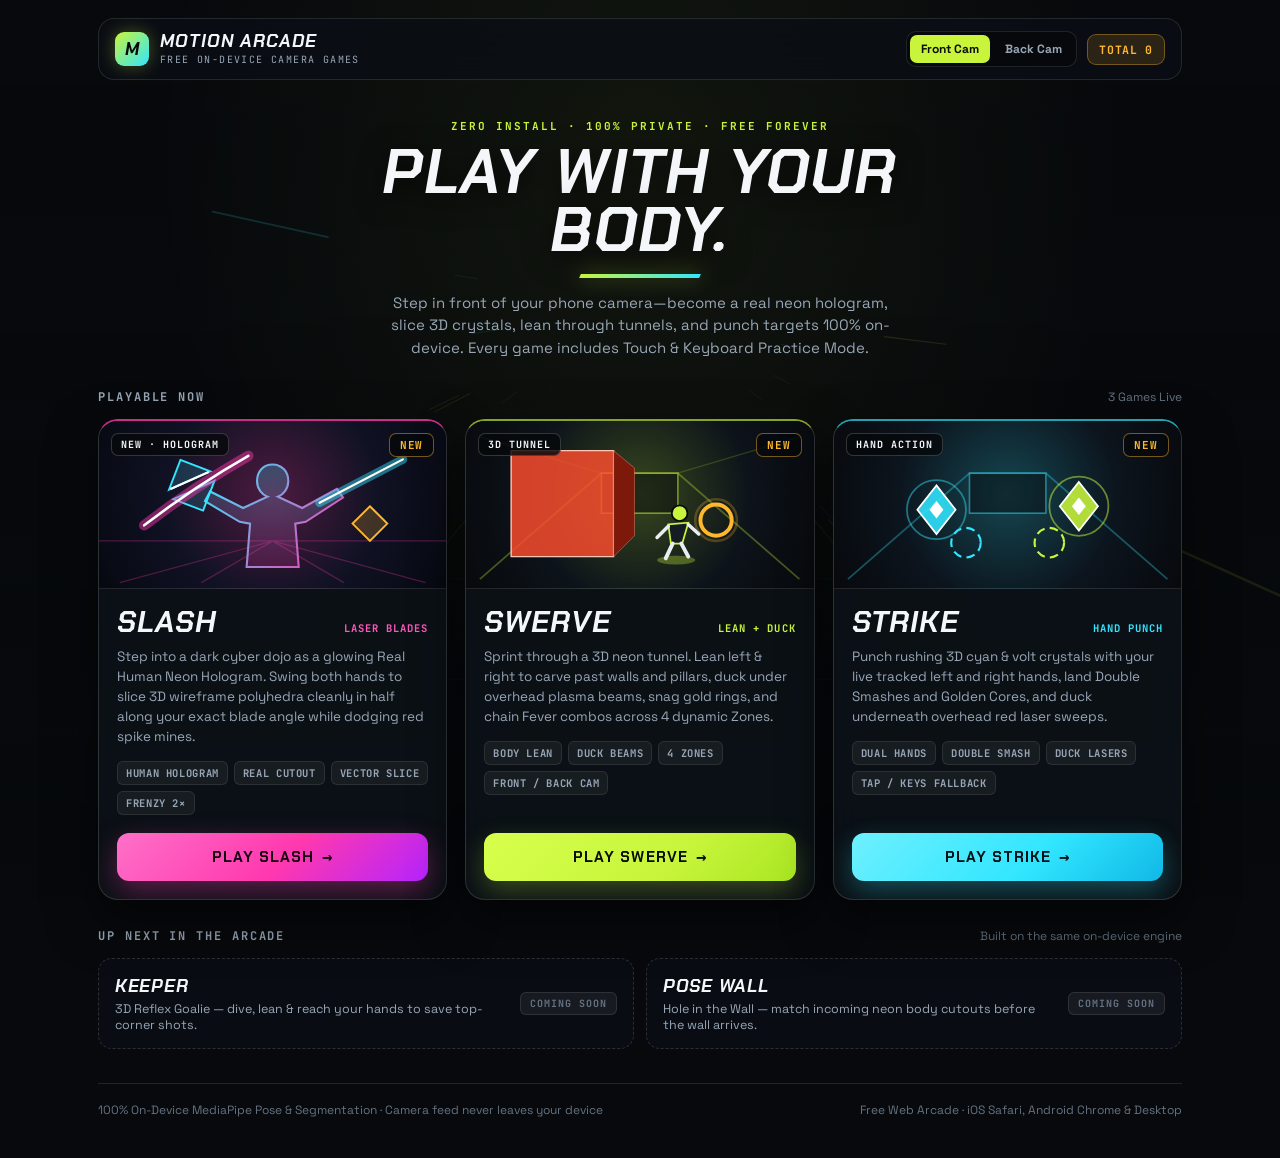
<file: index.html>
<!DOCTYPE html>
<html lang="en">
<head>
  <meta charset="UTF-8" />
  <meta name="viewport" content="width=device-width, initial-scale=1.0, viewport-fit=cover" />
  <meta name="theme-color" content="#07090c" />
  <meta name="description" content="Free on-device phone-camera 3D motion arcade games. Play SLASH, SWERVE, and STRIKE instantly in your browser with Real Human Neon Hologram visuals, zero installs, and 100% camera privacy." />
  <title>MOTION ARCADE — Free Camera Games</title>
  <link rel="preconnect" href="https://fonts.googleapis.com" />
  <link rel="preconnect" href="https://fonts.gstatic.com" crossorigin />
  <link href="https://fonts.googleapis.com/css2?family=Chakra+Petch:ital,wght@0,600;0,700;1,700&family=JetBrains+Mono:wght@500;700&family=Space+Grotesk:wght@500;700&display=swap" rel="stylesheet" />
  <link rel="stylesheet" href="./hub.css?v=8" />
</head>
<body>
  <canvas id="hub-bg-canvas" class="hub-bg-canvas" aria-hidden="true"></canvas>
  <div class="hub-scrim" aria-hidden="true"></div>

  <div class="hub-shell">
    <header class="hub-header">
      <div class="brand-lockup">
        <div class="brand-mark" aria-hidden="true">M</div>
        <div>
          <div class="brand-name">MOTION ARCADE</div>
          <div class="brand-sub">FREE ON-DEVICE CAMERA GAMES</div>
        </div>
      </div>

      <div class="header-controls">
        <div id="hub-camera-toggle" class="cam-toggle" role="radiogroup" aria-label="Default Camera">
          <button class="cam-btn active" type="button" data-facing="user" role="radio" aria-checked="true">Front Cam</button>
          <button class="cam-btn" type="button" data-facing="environment" role="radio" aria-checked="false">Back Cam</button>
        </div>
        <div id="total-score-pill" class="total-score-pill tabular">TOTAL 0</div>
      </div>
    </header>

    <section class="hub-hero">
      <span class="hero-eyebrow">ZERO INSTALL · 100% PRIVATE · FREE FOREVER</span>
      <h1 class="hub-title">PLAY WITH YOUR BODY.</h1>
      <div class="hub-slash" aria-hidden="true"></div>
      <p class="hub-desc">
        Step in front of your phone camera—become a real neon hologram, slice 3D crystals, lean through tunnels, and punch targets 100% on-device. Every game includes Touch &amp; Keyboard Practice Mode.
      </p>
    </section>

    <main>
      <div class="section-head">
        <h2 class="section-title">PLAYABLE NOW</h2>
        <span class="section-meta">3 Games Live</span>
      </div>

      <div class="games-grid">
        <!-- Game 1: SLASH (Featured New Hologram Game) -->
        <article class="game-card card-plasma">
          <div class="card-art art-slash">
            <span class="card-live-badge">NEW · HOLOGRAM</span>
            <span id="badge-best-slash" class="card-best-badge tabular">NEW</span>
            <svg viewBox="0 0 400 180" fill="none" xmlns="http://www.w3.org/2000/svg" aria-hidden="true">
              <!-- Cyber horizon floor lines -->
              <path d="M0 132 L400 132 M200 132 L24 180 M200 132 L376 180 M200 132 L118 180 M200 132 L282 180" stroke="#ff38ae" stroke-opacity="0.28" stroke-width="1.4" />
              <!-- Glowing Real Human Neon Hologram Silhouette -->
              <path d="M200 44 C211 44 218 52 218 63 C218 72 212 79 206 81 L234 94 L274 72 L281 82 L238 110 L226 112 L230 162 L170 162 L174 112 L162 110 L122 86 L128 75 L166 94 L194 81 C188 79 182 72 182 63 C182 52 189 44 200 44 Z" fill="url(#holoFill)" stroke="url(#holoRim)" stroke-width="2.4" />
              <!-- Cleaved 3D wireframe octahedron halves -->
              <g transform="translate(106 66) rotate(-24)">
                <path d="M0 -30 L26 -4 L-26 -4 Z" stroke="#32e6ff" stroke-width="2.2" fill="#32e6ff" fill-opacity="0.16" />
                <path d="M-24 -4 L24 -4" stroke="#ffffff" stroke-width="2.5" />
                <path d="M0 34 L26 8 L-26 8 Z" stroke="#32e6ff" stroke-width="2.2" fill="#32e6ff" fill-opacity="0.14" />
              </g>
              <!-- Glowing Plasma Blade Arc -->
              <path d="M52 114 Q112 68 172 34" stroke="#ff38ae" stroke-opacity="0.45" stroke-width="12" stroke-linecap="round" />
              <path d="M52 114 Q112 68 172 34" stroke="#ffffff" stroke-width="3" stroke-linecap="round" />
              <!-- Right-hand Cyan Blade Arc + Star Core -->
              <path d="M254 88 Q304 62 350 38" stroke="#32e6ff" stroke-opacity="0.45" stroke-width="10" stroke-linecap="round" />
              <path d="M254 88 Q304 62 350 38" stroke="#ffffff" stroke-width="2.5" stroke-linecap="round" />
              <polygon points="312,92 332,112 312,132 292,112" stroke="#ffb82e" stroke-width="2.2" fill="#ffb82e" fill-opacity="0.2" />
              <defs>
                <linearGradient id="holoFill" x1="200" y1="44" x2="200" y2="162" gradientUnits="userSpaceOnUse">
                  <stop stop-color="#32e6ff" stop-opacity="0.26" />
                  <stop offset="1" stop-color="#ff38ae" stop-opacity="0.18" />
                </linearGradient>
                <linearGradient id="holoRim" x1="122" y1="44" x2="281" y2="162" gradientUnits="userSpaceOnUse">
                  <stop stop-color="#32e6ff" />
                  <stop offset="1" stop-color="#ff38ae" />
                </linearGradient>
              </defs>
            </svg>
          </div>

          <div class="card-body">
            <div class="card-title-row">
              <h3 class="card-title">SLASH</h3>
              <span class="card-mode">LASER BLADES</span>
            </div>
            <p class="card-desc">
              Step into a dark cyber dojo as a glowing Real Human Neon Hologram. Swing both hands to slice 3D wireframe polyhedra cleanly in half along your exact blade angle while dodging red spike mines.
            </p>
            <div class="tag-row">
              <span class="tag">HUMAN HOLOGRAM</span>
              <span class="tag">REAL CUTOUT</span>
              <span class="tag">VECTOR SLICE</span>
              <span class="tag">FRENZY 2×</span>
            </div>
            <a class="play-cta cta-plasma" href="./games/slash/?v=8">
              <span>PLAY SLASH</span>
              <span aria-hidden="true">→</span>
            </a>
          </div>
        </article>

        <!-- Game 2: SWERVE -->
        <article class="game-card card-volt">
          <div class="card-art art-swerve">
            <span class="card-live-badge">3D TUNNEL</span>
            <span id="badge-best-swerve" class="card-best-badge tabular">NEW</span>
            <svg viewBox="0 0 400 180" fill="none" xmlns="http://www.w3.org/2000/svg" aria-hidden="true">
              <!-- Perspective tunnel rails -->
              <path d="M16 176 L156 54 L244 54 L384 176" stroke="#c8f53b" stroke-opacity="0.32" stroke-width="2" />
              <path d="M16 12 L156 54 M384 12 L244 54" stroke="#c8f53b" stroke-opacity="0.18" stroke-width="1.5" />
              <rect x="156" y="54" width="88" height="46" stroke="#c8f53b" stroke-opacity="0.55" stroke-width="1.8" fill="#07090c" fill-opacity="0.45" />
              <!-- Incoming 3D red wall barrier -->
              <path d="M52 28 L170 28 L170 150 L52 150 Z" fill="#ff4d2e" fill-opacity="0.82" stroke="#ffc6b8" stroke-width="1.6" />
              <path d="M170 28 L194 48 L194 126 L170 150 Z" fill="#7c190a" stroke="#ff967d" stroke-opacity="0.5" />
              <!-- Gold ring in right lane -->
              <circle cx="288" cy="108" r="18" stroke="#ffb82e" stroke-width="4.5" />
              <circle cx="288" cy="108" r="24" stroke="#ffb82e" stroke-opacity="0.25" stroke-width="3" />
              <!-- Articulated Volt Runner -->
              <ellipse cx="242" cy="154" rx="22" ry="5" fill="#c8f53b" fill-opacity="0.32" />
              <circle cx="246" cy="100" r="9" fill="#c8f53b" stroke="#07090c" stroke-width="2" />
              <path d="M233 113 L256 111 L249 135 L236 135 Z" fill="#161c24" stroke="#c8f53b" stroke-width="2" />
              <path d="M238 135 L230 152 M248 135 L256 150" stroke="#e8eef2" stroke-width="4.5" stroke-linecap="round" />
              <path d="M233 115 L220 128 M256 113 L268 124" stroke="#e8eef2" stroke-width="4" stroke-linecap="round" />
            </svg>
          </div>

          <div class="card-body">
            <div class="card-title-row">
              <h3 class="card-title">SWERVE</h3>
              <span class="card-mode">LEAN + DUCK</span>
            </div>
            <p class="card-desc">
              Sprint through a 3D neon tunnel. Lean left &amp; right to carve past walls and pillars, duck under overhead plasma beams, snag gold rings, and chain Fever combos across 4 dynamic Zones.
            </p>
            <div class="tag-row">
              <span class="tag">BODY LEAN</span>
              <span class="tag">DUCK BEAMS</span>
              <span class="tag">4 ZONES</span>
              <span class="tag">FRONT / BACK CAM</span>
            </div>
            <a class="play-cta cta-volt" href="./games/swerve/?v=8">
              <span>PLAY SWERVE</span>
              <span aria-hidden="true">→</span>
            </a>
          </div>
        </article>

        <!-- Game 3: STRIKE -->
        <article class="game-card card-cyan">
          <div class="card-art art-strike">
            <span class="card-live-badge">HAND ACTION</span>
            <span id="badge-best-strike" class="card-best-badge tabular">NEW</span>
            <svg viewBox="0 0 400 180" fill="none" xmlns="http://www.w3.org/2000/svg" aria-hidden="true">
              <!-- Perspective cyber arena -->
              <path d="M16 176 L156 54 L244 54 L384 176" stroke="#32e6ff" stroke-opacity="0.32" stroke-width="2" />
              <rect x="156" y="54" width="88" height="46" stroke="#32e6ff" stroke-opacity="0.5" stroke-width="1.8" fill="#07090c" fill-opacity="0.45" />
              <!-- Left Cyan Crystal -->
              <circle cx="118" cy="96" r="34" stroke="#32e6ff" stroke-opacity="0.45" stroke-width="2" />
              <path d="M118 68 L140 96 L118 124 L96 96 Z" fill="#32e6ff" fill-opacity="0.88" stroke="#ffffff" stroke-width="2" />
              <path d="M118 86 L126 96 L118 106 L110 96 Z" fill="#ffffff" />
              <!-- Right Volt Crystal -->
              <circle cx="282" cy="92" r="34" stroke="#c8f53b" stroke-opacity="0.5" stroke-width="2" />
              <path d="M282 64 L304 92 L282 120 L260 92 Z" fill="#c8f53b" fill-opacity="0.88" stroke="#ffffff" stroke-width="2" />
              <path d="M282 82 L290 92 L282 102 L274 92 Z" fill="#ffffff" />
              <!-- Energy Gauntlet Rings -->
              <circle cx="152" cy="134" r="17" stroke="#32e6ff" stroke-width="2.5" stroke-dasharray="10 6" />
              <circle cx="248" cy="134" r="17" stroke="#c8f53b" stroke-width="2.5" stroke-dasharray="10 6" />
            </svg>
          </div>

          <div class="card-body">
            <div class="card-title-row">
              <h3 class="card-title">STRIKE</h3>
              <span class="card-mode">HAND PUNCH</span>
            </div>
            <p class="card-desc">
              Punch rushing 3D cyan &amp; volt crystals with your live tracked left and right hands, land Double Smashes and Golden Cores, and duck underneath overhead red laser sweeps.
            </p>
            <div class="tag-row">
              <span class="tag">DUAL HANDS</span>
              <span class="tag">DOUBLE SMASH</span>
              <span class="tag">DUCK LASERS</span>
              <span class="tag">TAP / KEYS FALLBACK</span>
            </div>
            <a class="play-cta cta-cyan" href="./games/strike/?v=8">
              <span>PLAY STRIKE</span>
              <span aria-hidden="true">→</span>
            </a>
          </div>
        </article>
      </div>

      <div class="section-head">
        <h2 class="section-title">UP NEXT IN THE ARCADE</h2>
        <span class="section-meta">Built on the same on-device engine</span>
      </div>

      <div class="upcoming-grid">
        <div class="upcoming-card">
          <div>
            <div class="upcoming-title">KEEPER</div>
            <div class="upcoming-desc">3D Reflex Goalie — dive, lean &amp; reach your hands to save top-corner shots.</div>
          </div>
          <span class="soon-pill">COMING SOON</span>
        </div>

        <div class="upcoming-card">
          <div>
            <div class="upcoming-title">POSE WALL</div>
            <div class="upcoming-desc">Hole in the Wall — match incoming neon body cutouts before the wall arrives.</div>
          </div>
          <span class="soon-pill">COMING SOON</span>
        </div>
      </div>
    </main>

    <footer class="hub-footer">
      <span>100% On-Device MediaPipe Pose &amp; Segmentation · Camera feed never leaves your device</span>
      <span>Free Web Arcade · iOS Safari, Android Chrome &amp; Desktop</span>
    </footer>
  </div>

  <script type="module" src="./hub.js?v=8"></script>
</body>
</html>
</file>
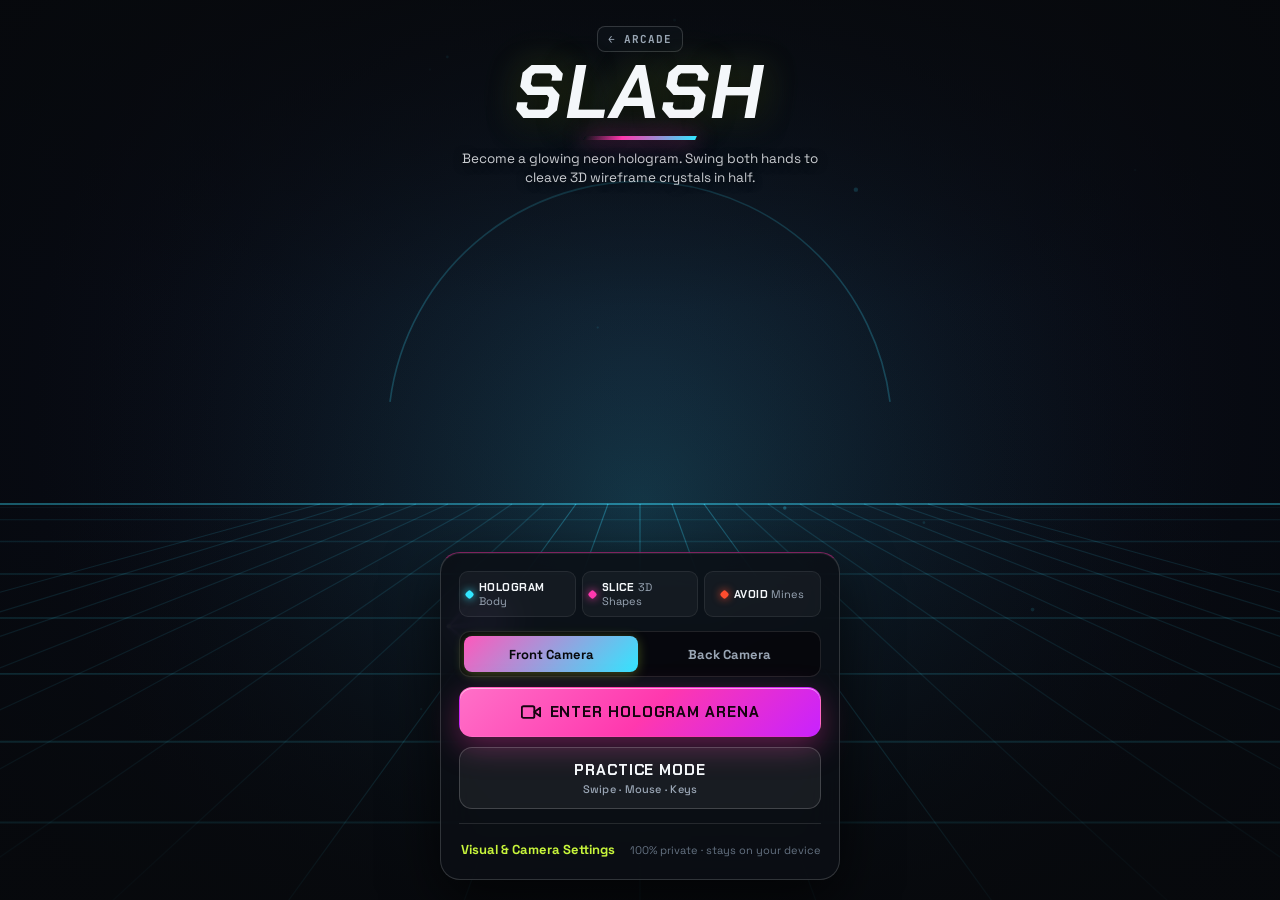
<file: games/slash/index.html>
<!DOCTYPE html>
<html lang="en">
<head>
  <meta charset="UTF-8" />
  <meta name="viewport" content="width=device-width, initial-scale=1.0, maximum-scale=1.0, user-scalable=no, viewport-fit=cover" />
  <meta name="theme-color" content="#07090c" />
  <meta name="apple-mobile-web-app-capable" content="yes" />
  <meta name="apple-mobile-web-app-status-bar-style" content="black-translucent" />
  <meta name="description" content="SLASH is a 3D neon laser-blade slicer with Real Human Neon Hologram segmentation powered 100% on-device by MediaPipe Pose." />
  <title>SLASH — Neon Hologram Laser-Blade Slicer</title>
  <link rel="preconnect" href="https://fonts.googleapis.com" />
  <link rel="preconnect" href="https://fonts.gstatic.com" crossorigin />
  <link href="https://fonts.googleapis.com/css2?family=Chakra+Petch:ital,wght@0,600;0,700;1,700&family=JetBrains+Mono:wght@500;700&family=Space+Grotesk:wght@500;700&display=swap" rel="stylesheet" />
  <link rel="stylesheet" href="../../shared/arcade.css?v=8" />
</head>
<body class="theme-plasma">
  <main id="app" class="stage" aria-label="SLASH Neon Hologram Blade Slicer">
    <!-- Live Camera Layer (hidden in Hologram & Cutout modes so room background disappears) -->
    <video id="camera-video" class="camera-video mirrored" autoplay playsinline muted></video>
    <div id="camera-scrim" class="camera-scrim" aria-hidden="true"></div>

    <!-- Main 3D Neon Dojo + Real Human Hologram + Plasma Blade Canvas -->
    <canvas id="game-canvas" class="game-canvas"></canvas>

    <!-- Active Gameplay HUD -->
    <header id="hud" class="hud hidden" aria-label="Game Heads-Up Display">
      <div class="hud-left">
        <div id="shield-bar" class="shield-bar" role="status" aria-label="Shields remaining">
          <span class="shield-pip active" data-shield="0"></span>
          <span class="shield-pip active" data-shield="1"></span>
          <span class="shield-pip active" data-shield="2"></span>
        </div>
        <div class="hud-badges-row">
          <div id="zone-pill" class="zone-pill tabular">Z1</div>
          <div id="combo-pill" class="combo-pill hidden" aria-live="polite">×1</div>
        </div>
      </div>

      <div class="hud-center">
        <div id="score-value" class="score-value tabular">0</div>
        <div id="best-inline" class="best-inline tabular">BEST 0</div>
      </div>

      <div class="hud-right">
        <button id="btn-body-mode" class="icon-btn" type="button" title="Cycle Human Visual Mode (H)" aria-label="Cycle Human Visual Mode">
          <svg viewBox="0 0 24 24" width="19" height="19" fill="none" stroke="currentColor" stroke-width="2.1" stroke-linecap="round" stroke-linejoin="round" aria-hidden="true">
            <circle cx="12" cy="5.5" r="2.6"></circle>
            <path d="M5 10.5l7 2 7-2"></path>
            <path d="M12 12.5v6.5"></path>
            <path d="M9 21l3-3 3 3"></path>
          </svg>
        </button>
        <button id="btn-mute" class="icon-btn" type="button" title="Toggle sound (M)" aria-label="Toggle sound">
          <svg id="icon-sound-on" viewBox="0 0 24 24" width="19" height="19" fill="none" stroke="currentColor" stroke-width="2.1" stroke-linecap="round" stroke-linejoin="round" aria-hidden="true">
            <polygon points="11 5 6 9 2 9 2 15 6 15 11 19 11 5"></polygon>
            <path d="M15.54 8.46a5 5 0 0 1 0 7.07"></path>
            <path d="M19.07 4.93a10 10 0 0 1 0 14.14"></path>
          </svg>
          <svg id="icon-sound-off" class="hidden" viewBox="0 0 24 24" width="19" height="19" fill="none" stroke="currentColor" stroke-width="2.1" stroke-linecap="round" stroke-linejoin="round" aria-hidden="true">
            <polygon points="11 5 6 9 2 9 2 15 6 15 11 19 11 5"></polygon>
            <line x1="23" y1="9" x2="17" y2="15"></line>
            <line x1="17" y1="9" x2="23" y2="15"></line>
          </svg>
        </button>
        <button id="btn-pause" class="icon-btn" type="button" title="Pause and settings (P)" aria-label="Pause and settings">
          <svg viewBox="0 0 24 24" width="19" height="19" fill="none" stroke="currentColor" stroke-width="2.2" stroke-linecap="round" stroke-linejoin="round" aria-hidden="true">
            <line x1="9" y1="5" x2="9" y2="19"></line>
            <line x1="15" y1="5" x2="15" y2="19"></line>
          </svg>
        </button>
      </div>
    </header>

    <!-- Practice Controls Hint -->
    <div id="practice-hint" class="practice-hint hidden" aria-hidden="true">
      Swipe across screen to slice 3D neon shapes · Avoid pulsing Red Spike Mines · Golden Stars trigger FRENZY
    </div>

    <!-- Pose Lost Banner -->
    <div id="pose-warning" class="pose-warning hidden" role="status" aria-live="polite">
      Step into frame so your hands &amp; silhouette appear
    </div>

    <!-- Cinematic Live-Stage Title Screen -->
    <section id="screen-start" class="start-hero-overlay" aria-label="Start Menu">
      <div class="hero-top">
        <div class="hero-meta-row">
          <a class="arcade-back-link" href="../../?v=8">← ARCADE</a>
          <span id="start-best-chip" class="best-chip tabular hidden">BEST 0</span>
        </div>
        <h1 class="hero-wordmark">SLASH</h1>
        <div class="hero-slash" aria-hidden="true"></div>
        <p class="hero-tagline">Become a glowing neon hologram. Swing both hands to cleave 3D wireframe crystals in half.</p>
      </div>

      <div class="hero-dock">
        <div class="mechanics-bar" aria-label="How to play">
          <div class="mech-chip">
            <span class="mech-dot cyan"></span>
            <span><strong>HOLOGRAM</strong> Body</span>
          </div>
          <div class="mech-chip">
            <span class="mech-dot magenta"></span>
            <span><strong>SLICE</strong> 3D Shapes</span>
          </div>
          <div class="mech-chip">
            <span class="mech-dot vermilion"></span>
            <span><strong>AVOID</strong> Mines</span>
          </div>
        </div>

        <div class="cta-stack">
          <div id="start-camera-facing" class="segmented two-col" role="radiogroup" aria-label="Camera Selection">
            <button class="seg-btn active" type="button" data-facing="user" role="radio" aria-checked="true">Front Camera</button>
            <button class="seg-btn" type="button" data-facing="environment" role="radio" aria-checked="false">Back Camera</button>
          </div>
          <button id="btn-play-camera" class="btn btn-primary btn-arcade-shine" type="button">
            <svg viewBox="0 0 24 24" width="20" height="20" fill="none" stroke="currentColor" stroke-width="2.3" stroke-linecap="round" stroke-linejoin="round" aria-hidden="true">
              <path d="M23 7l-7 5 7 5V7z"></path>
              <rect x="1" y="5" width="15" height="14" rx="2" ry="2"></rect>
            </svg>
            <span>ENTER HOLOGRAM ARENA</span>
          </button>
          <button id="btn-play-practice" class="btn btn-secondary" type="button">
            <span>PRACTICE MODE</span>
            <span class="btn-sub">Swipe · Mouse · Keys</span>
          </button>
        </div>

        <div class="start-footer">
          <button id="btn-start-settings" class="text-btn accent" type="button">Visual &amp; Camera Settings</button>
          <span class="privacy-note">100% private · stays on your device</span>
        </div>
      </div>
    </section>

    <!-- Loading / Camera Permission Screen -->
    <section id="screen-loading" class="overlay hidden" aria-label="Loading Camera and Hologram Model">
      <div class="modal-card loading-card">
        <div id="loading-spinner" class="spinner" aria-hidden="true"></div>
        <h2 id="loading-title" class="modal-title">BOOTING HOLOGRAM</h2>
        <p id="loading-status" class="modal-subtitle">Requesting camera…</p>

        <div id="camera-error" class="error-box hidden" role="alert">
          <p id="camera-error-msg"></p>
          <div class="cta-stack compact">
            <button id="btn-retry-camera" class="btn btn-primary" type="button">TRY CAMERA AGAIN</button>
            <button id="btn-fallback-practice" class="btn btn-secondary" type="button">PLAY PRACTICE MODE</button>
          </div>
        </div>

        <button id="btn-cancel-loading" class="text-btn" type="button">Back</button>
      </div>
    </section>

    <!-- Posture Calibration Overlay -->
    <section id="screen-calibrate" class="calibrate-overlay hidden" aria-label="Hologram Calibration">
      <div class="calibrate-top">
        <span id="calibrate-badge" class="status-badge warn">SYNCING HOLOGRAM</span>
      </div>

      <div class="calibrate-bottom">
        <div class="calibrate-card">
          <div class="calibrate-header">
            <span id="calibrate-label">Step into frame · raise both hands to ignite blades</span>
            <span id="calibrate-timer" class="tabular">WAIT</span>
          </div>
          <div class="progress-track" role="progressbar" aria-valuemin="0" aria-valuemax="100" aria-valuenow="0">
            <div id="calibrate-fill" class="progress-fill"></div>
          </div>
          <div class="calibrate-actions">
            <span id="calibrate-delegate" class="delegate-tag">HOLOGRAM ON-DEVICE</span>
            <div class="calibrate-btn-group">
              <button id="btn-calibrate-flip" class="text-btn accent" type="button">Flip Camera</button>
              <button id="btn-calibrate-practice" class="text-btn" type="button">Practice</button>
            </div>
          </div>
        </div>
      </div>
    </section>

    <!-- Pause & Settings Modal -->
    <section id="screen-pause" class="overlay hidden" aria-label="Pause and Settings">
      <div class="modal-card settings-card">
        <div class="modal-header">
          <h2 id="pause-title" class="modal-title">PAUSED</h2>
          <button id="btn-close-pause" class="icon-btn subtle" type="button" aria-label="Close">
            <svg viewBox="0 0 24 24" width="20" height="20" fill="none" stroke="currentColor" stroke-width="2.2" stroke-linecap="round" stroke-linejoin="round" aria-hidden="true">
              <line x1="18" y1="6" x2="6" y2="18"></line>
              <line x1="6" y1="6" x2="18" y2="18"></line>
            </svg>
          </button>
        </div>

        <div id="pause-game-actions" class="cta-stack compact">
          <button id="btn-resume" class="btn btn-primary btn-arcade-shine" type="button">RESUME</button>
          <div class="btn-row">
            <button id="btn-restart" class="btn btn-secondary" type="button">RESTART</button>
            <button id="btn-recalibrate" class="btn btn-secondary" type="button">RECALIBRATE</button>
          </div>
        </div>

        <div class="settings-section">
          <div class="setting-group">
            <div class="setting-label-row">
              <label>Human Visual Mode</label>
              <span id="body-mode-hint" class="setting-meta">Neon silhouette · room hidden</span>
            </div>
            <div id="settings-body-mode" class="segmented" role="radiogroup" aria-label="Human Visual Mode">
              <button class="seg-btn active" type="button" data-body-mode="hologram" role="radio" aria-checked="true">Hologram</button>
              <button class="seg-btn" type="button" data-body-mode="cutout" role="radio" aria-checked="false">Real Cutout</button>
              <button class="seg-btn" type="button" data-body-mode="camera" role="radio" aria-checked="false">Camera</button>
            </div>
          </div>

          <div class="setting-group">
            <div class="setting-label-row">
              <label>Camera</label>
              <span id="camera-facing-hint" class="setting-meta">Front · mirrored</span>
            </div>
            <div id="settings-camera-facing" class="segmented two-col" role="radiogroup" aria-label="Camera Facing">
              <button class="seg-btn active" type="button" data-facing="user" role="radio" aria-checked="true">Front</button>
              <button class="seg-btn" type="button" data-facing="environment" role="radio" aria-checked="false">Back</button>
            </div>
          </div>

          <div id="camera-lens-group" class="setting-group hidden">
            <div class="setting-label-row">
              <label for="select-camera-lens">Camera Lens</label>
              <span class="setting-meta">Multi-lens picker</span>
            </div>
            <select id="select-camera-lens" class="camera-select"></select>
          </div>

          <div class="setting-group">
            <div class="setting-label-row">
              <label for="slider-brightness">Camera Mode Brightness</label>
              <span id="brightness-value" class="setting-meta tabular">45%</span>
            </div>
            <input id="slider-brightness" class="range-slider" type="range" min="0" max="100" step="5" value="45" />
          </div>

          <div class="setting-toggle-row">
            <div>
              <div class="setting-name">Mirror Video &amp; Blades</div>
              <div class="setting-desc">On for selfie · off for rear camera</div>
            </div>
            <label class="switch">
              <input id="toggle-mirror" type="checkbox" checked />
              <span class="switch-track"></span>
            </label>
          </div>

          <div class="setting-toggle-row">
            <div>
              <div class="setting-name">Cyber Skeleton Accent</div>
              <div class="setting-desc">Overlay glowing joint lines inside silhouette</div>
            </div>
            <label class="switch">
              <input id="toggle-overlay" type="checkbox" checked />
              <span class="switch-track"></span>
            </label>
          </div>

          <div class="setting-toggle-row">
            <div>
              <div class="setting-name">Sound Effects</div>
              <div class="setting-desc">Plasma blade &amp; cleave synth SFX</div>
            </div>
            <label class="switch">
              <input id="toggle-sound" type="checkbox" checked />
              <span class="switch-track"></span>
            </label>
          </div>
        </div>

        <div class="settings-footer">
          <button id="btn-switch-mode" class="text-btn accent" type="button">Switch to Practice Mode</button>
          <a class="arcade-back-link" href="../../?v=8">← ARCADE</a>
        </div>
      </div>
    </section>

    <!-- Game Over Screen -->
    <section id="screen-gameover" class="overlay hidden" aria-label="Game Over">
      <div class="modal-card gameover-card">
        <div class="gameover-eyebrow-row">
          <span class="eyebrow">SESSION COMPLETE</span>
          <span id="gameover-new-best" class="new-best-pill hidden">NEW BEST</span>
        </div>

        <div class="gameover-hero">
          <div id="gameover-rank" class="rank-badge">A</div>
          <div class="gameover-score-col">
            <div id="gameover-score" class="gameover-score tabular">0</div>
            <div id="gameover-best" class="gameover-best tabular">BEST 0</div>
          </div>
        </div>

        <div class="stats-grid">
          <div class="stat-cell">
            <span id="stat-slices" class="stat-num tabular">0</span>
            <span class="stat-lbl">SLICES</span>
          </div>
          <div class="stat-cell">
            <span id="stat-blitz" class="stat-num tabular">0</span>
            <span class="stat-lbl">MULTI</span>
          </div>
          <div class="stat-cell">
            <span id="stat-frenzy" class="stat-num tabular">0</span>
            <span class="stat-lbl">STARS</span>
          </div>
          <div class="stat-cell">
            <span id="stat-combo" class="stat-num tabular">×1</span>
            <span class="stat-lbl">PEAK</span>
          </div>
        </div>

        <div class="cta-stack compact">
          <button id="btn-play-again" class="btn btn-primary btn-arcade-shine" type="button">PLAY AGAIN</button>
          <div class="btn-row">
            <button id="btn-gameover-recalibrate" class="btn btn-secondary" type="button">RECALIBRATE</button>
            <a class="btn btn-secondary" href="../../?v=8" style="text-decoration:none;">ARCADE HUB</a>
          </div>
        </div>
      </div>
    </section>

    <!-- Toast Notification -->
    <div id="toast" class="toast hidden" role="status" aria-live="polite"></div>
  </main>

  <script type="module" src="./game.js?v=8"></script>
</body>
</html>
</file>
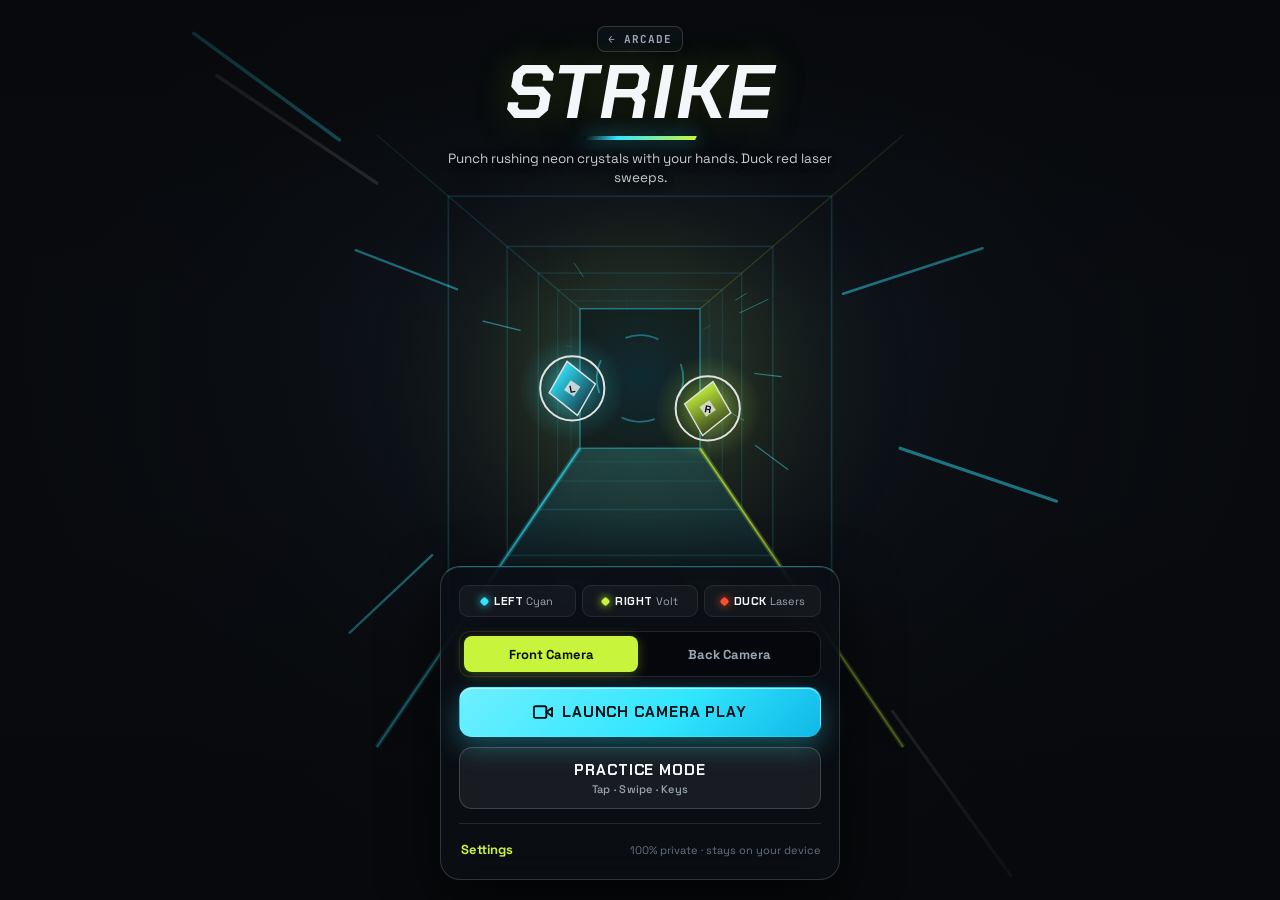
<file: games/strike/index.html>
<!DOCTYPE html>
<html lang="en">
<head>
  <meta charset="UTF-8" />
  <meta name="viewport" content="width=device-width, initial-scale=1.0, maximum-scale=1.0, user-scalable=no, viewport-fit=cover" />
  <meta name="theme-color" content="#07090c" />
  <meta name="apple-mobile-web-app-capable" content="yes" />
  <meta name="apple-mobile-web-app-status-bar-style" content="black-translucent" />
  <meta name="description" content="STRIKE is a 3D on-device camera hand-punch and duck arcade game powered by MediaPipe Pose tracking." />
  <title>STRIKE — 3D Camera Hand-Punch Arcade</title>
  <link rel="preconnect" href="https://fonts.googleapis.com" />
  <link rel="preconnect" href="https://fonts.gstatic.com" crossorigin />
  <link href="https://fonts.googleapis.com/css2?family=Chakra+Petch:ital,wght@0,600;0,700;1,700&family=JetBrains+Mono:wght@500;700&family=Space+Grotesk:wght@500;700&display=swap" rel="stylesheet" />
  <link rel="stylesheet" href="../../shared/arcade.css?v=8" />
</head>
<body class="theme-cyan">
  <main id="app" class="stage" aria-label="STRIKE 3D Hand-Punch Game">
    <!-- Live Camera Layer -->
    <video id="camera-video" class="camera-video mirrored" autoplay playsinline muted></video>
    <div id="camera-scrim" class="camera-scrim" aria-hidden="true"></div>

    <!-- Main 3D VFX + Punch Arena Canvas -->
    <canvas id="game-canvas" class="game-canvas"></canvas>

    <!-- Active Gameplay HUD -->
    <header id="hud" class="hud hidden" aria-label="Game Heads-Up Display">
      <div class="hud-left">
        <div id="shield-bar" class="shield-bar" role="status" aria-label="Shields remaining">
          <span class="shield-pip active" data-shield="0"></span>
          <span class="shield-pip active" data-shield="1"></span>
          <span class="shield-pip active" data-shield="2"></span>
        </div>
        <div class="hud-badges-row">
          <div id="zone-pill" class="zone-pill tabular">Z1</div>
          <div id="combo-pill" class="combo-pill hidden" aria-live="polite">×1</div>
        </div>
      </div>

      <div class="hud-center">
        <div id="score-value" class="score-value tabular">0</div>
        <div id="best-inline" class="best-inline tabular">BEST 0</div>
      </div>

      <div class="hud-right">
        <button id="btn-recenter" class="icon-btn" type="button" title="Recenter posture (R)" aria-label="Recenter neutral posture">
          <svg viewBox="0 0 24 24" width="19" height="19" fill="none" stroke="currentColor" stroke-width="2.1" stroke-linecap="round" stroke-linejoin="round" aria-hidden="true">
            <circle cx="12" cy="12" r="4"></circle>
            <line x1="12" y1="2" x2="12" y2="6"></line>
            <line x1="12" y1="18" x2="12" y2="22"></line>
            <line x1="2" y1="12" x2="6" y2="12"></line>
            <line x1="18" y1="12" x2="22" y2="12"></line>
          </svg>
        </button>
        <button id="btn-mute" class="icon-btn" type="button" title="Toggle sound (M)" aria-label="Toggle sound">
          <svg id="icon-sound-on" viewBox="0 0 24 24" width="19" height="19" fill="none" stroke="currentColor" stroke-width="2.1" stroke-linecap="round" stroke-linejoin="round" aria-hidden="true">
            <polygon points="11 5 6 9 2 9 2 15 6 15 11 19 11 5"></polygon>
            <path d="M15.54 8.46a5 5 0 0 1 0 7.07"></path>
            <path d="M19.07 4.93a10 10 0 0 1 0 14.14"></path>
          </svg>
          <svg id="icon-sound-off" class="hidden" viewBox="0 0 24 24" width="19" height="19" fill="none" stroke="currentColor" stroke-width="2.1" stroke-linecap="round" stroke-linejoin="round" aria-hidden="true">
            <polygon points="11 5 6 9 2 9 2 15 6 15 11 19 11 5"></polygon>
            <line x1="23" y1="9" x2="17" y2="15"></line>
            <line x1="17" y1="9" x2="23" y2="15"></line>
          </svg>
        </button>
        <button id="btn-pause" class="icon-btn" type="button" title="Pause and settings (P)" aria-label="Pause and settings">
          <svg viewBox="0 0 24 24" width="19" height="19" fill="none" stroke="currentColor" stroke-width="2.2" stroke-linecap="round" stroke-linejoin="round" aria-hidden="true">
            <line x1="9" y1="5" x2="9" y2="19"></line>
            <line x1="15" y1="5" x2="15" y2="19"></line>
          </svg>
        </button>
      </div>
    </header>

    <!-- Practice Controls Hint -->
    <div id="practice-hint" class="practice-hint hidden" aria-hidden="true">
      Tap / swipe crystals or <kbd>←</kbd><kbd>↑</kbd><kbd>→</kbd> to punch · Hold bottom or <kbd>↓</kbd>/<kbd>Space</kbd> to duck
    </div>

    <!-- Pose Lost Banner -->
    <div id="pose-warning" class="pose-warning hidden" role="status" aria-live="polite">
      Step back slightly so your shoulders &amp; hands are visible
    </div>

    <!-- Cinematic Live-Stage Title Screen -->
    <section id="screen-start" class="start-hero-overlay" aria-label="Start Menu">
      <div class="hero-top">
        <div class="hero-meta-row">
          <a class="arcade-back-link" href="../../?v=8">← ARCADE</a>
          <span id="start-best-chip" class="best-chip tabular hidden">BEST 0</span>
        </div>
        <h1 class="hero-wordmark">STRIKE</h1>
        <div class="hero-slash" aria-hidden="true"></div>
        <p class="hero-tagline">Punch rushing neon crystals with your hands. Duck red laser sweeps.</p>
      </div>

      <div class="hero-dock">
        <div class="mechanics-bar" aria-label="How to play">
          <div class="mech-chip">
            <span class="mech-dot cyan"></span>
            <span><strong>LEFT</strong> Cyan</span>
          </div>
          <div class="mech-chip">
            <span class="mech-dot volt"></span>
            <span><strong>RIGHT</strong> Volt</span>
          </div>
          <div class="mech-chip">
            <span class="mech-dot vermilion"></span>
            <span><strong>DUCK</strong> Lasers</span>
          </div>
        </div>

        <div class="cta-stack">
          <div id="start-camera-facing" class="segmented two-col" role="radiogroup" aria-label="Camera Selection">
            <button class="seg-btn active" type="button" data-facing="user" role="radio" aria-checked="true">Front Camera</button>
            <button class="seg-btn" type="button" data-facing="environment" role="radio" aria-checked="false">Back Camera</button>
          </div>
          <button id="btn-play-camera" class="btn btn-primary btn-arcade-shine" type="button">
            <svg viewBox="0 0 24 24" width="20" height="20" fill="none" stroke="currentColor" stroke-width="2.3" stroke-linecap="round" stroke-linejoin="round" aria-hidden="true">
              <path d="M23 7l-7 5 7 5V7z"></path>
              <rect x="1" y="5" width="15" height="14" rx="2" ry="2"></rect>
            </svg>
            <span>LAUNCH CAMERA PLAY</span>
          </button>
          <button id="btn-play-practice" class="btn btn-secondary" type="button">
            <span>PRACTICE MODE</span>
            <span class="btn-sub">Tap · Swipe · Keys</span>
          </button>
        </div>

        <div class="start-footer">
          <button id="btn-start-settings" class="text-btn accent" type="button">Settings</button>
          <span class="privacy-note">100% private · stays on your device</span>
        </div>
      </div>
    </section>

    <!-- Loading / Camera Permission Screen -->
    <section id="screen-loading" class="overlay hidden" aria-label="Loading Camera and Pose Model">
      <div class="modal-card loading-card">
        <div id="loading-spinner" class="spinner" aria-hidden="true"></div>
        <h2 id="loading-title" class="modal-title">STARTING CAMERA</h2>
        <p id="loading-status" class="modal-subtitle">Requesting camera…</p>

        <div id="camera-error" class="error-box hidden" role="alert">
          <p id="camera-error-msg"></p>
          <div class="cta-stack compact">
            <button id="btn-retry-camera" class="btn btn-primary" type="button">TRY CAMERA AGAIN</button>
            <button id="btn-fallback-practice" class="btn btn-secondary" type="button">PLAY PRACTICE MODE</button>
          </div>
        </div>

        <button id="btn-cancel-loading" class="text-btn" type="button">Back</button>
      </div>
    </section>

    <!-- Neutral Posture Calibration Overlay -->
    <section id="screen-calibrate" class="calibrate-overlay hidden" aria-label="Posture Calibration">
      <div class="calibrate-top">
        <span id="calibrate-badge" class="status-badge warn">ALIGN IN TARGET BOX</span>
      </div>

      <div class="calibrate-bottom">
        <div class="calibrate-card">
          <div class="calibrate-header">
            <span id="calibrate-label">Step into frame · show shoulders &amp; hands</span>
            <span id="calibrate-timer" class="tabular">WAIT</span>
          </div>
          <div class="progress-track" role="progressbar" aria-valuemin="0" aria-valuemax="100" aria-valuenow="0">
            <div id="calibrate-fill" class="progress-fill"></div>
          </div>
          <div class="calibrate-actions">
            <span id="calibrate-delegate" class="delegate-tag">ON-DEVICE</span>
            <div class="calibrate-btn-group">
              <button id="btn-calibrate-flip" class="text-btn accent" type="button">Flip Camera</button>
              <button id="btn-calibrate-practice" class="text-btn" type="button">Practice</button>
            </div>
          </div>
        </div>
      </div>
    </section>

    <!-- Pause & Settings Modal -->
    <section id="screen-pause" class="overlay hidden" aria-label="Pause and Settings">
      <div class="modal-card settings-card">
        <div class="modal-header">
          <h2 id="pause-title" class="modal-title">PAUSED</h2>
          <button id="btn-close-pause" class="icon-btn subtle" type="button" aria-label="Close">
            <svg viewBox="0 0 24 24" width="20" height="20" fill="none" stroke="currentColor" stroke-width="2.2" stroke-linecap="round" stroke-linejoin="round" aria-hidden="true">
              <line x1="18" y1="6" x2="6" y2="18"></line>
              <line x1="6" y1="6" x2="18" y2="18"></line>
            </svg>
          </button>
        </div>

        <div id="pause-game-actions" class="cta-stack compact">
          <button id="btn-resume" class="btn btn-primary btn-arcade-shine" type="button">RESUME</button>
          <div class="btn-row">
            <button id="btn-restart" class="btn btn-secondary" type="button">RESTART</button>
            <button id="btn-recalibrate" class="btn btn-secondary" type="button">RECALIBRATE</button>
          </div>
        </div>

        <div class="settings-section">
          <div class="setting-group">
            <div class="setting-label-row">
              <label>Camera</label>
              <span id="camera-facing-hint" class="setting-meta">Front · mirrored</span>
            </div>
            <div id="settings-camera-facing" class="segmented two-col" role="radiogroup" aria-label="Camera Facing">
              <button class="seg-btn active" type="button" data-facing="user" role="radio" aria-checked="true">Front</button>
              <button class="seg-btn" type="button" data-facing="environment" role="radio" aria-checked="false">Back</button>
            </div>
          </div>

          <div id="camera-lens-group" class="setting-group hidden">
            <div class="setting-label-row">
              <label for="select-camera-lens">Camera Lens</label>
              <span class="setting-meta">Multi-lens picker</span>
            </div>
            <select id="select-camera-lens" class="camera-select"></select>
          </div>

          <div class="setting-group">
            <div class="setting-label-row">
              <label for="slider-brightness">Camera Brightness</label>
              <span id="brightness-value" class="setting-meta tabular">45%</span>
            </div>
            <input id="slider-brightness" class="range-slider" type="range" min="0" max="100" step="5" value="45" />
          </div>

          <div class="setting-toggle-row">
            <div>
              <div class="setting-name">Mirror Video &amp; Controls</div>
              <div class="setting-desc">On for selfie · off for rear camera</div>
            </div>
            <label class="switch">
              <input id="toggle-mirror" type="checkbox" checked />
              <span class="switch-track"></span>
            </label>
          </div>

          <div class="setting-toggle-row">
            <div>
              <div class="setting-name">Pose Skeleton &amp; Duck Line</div>
              <div class="setting-desc">Show upper-body tracking overlay</div>
            </div>
            <label class="switch">
              <input id="toggle-overlay" type="checkbox" checked />
              <span class="switch-track"></span>
            </label>
          </div>

          <div class="setting-toggle-row">
            <div>
              <div class="setting-name">Sound Effects</div>
              <div class="setting-desc">Synth beat &amp; punch SFX</div>
            </div>
            <label class="switch">
              <input id="toggle-sound" type="checkbox" checked />
              <span class="switch-track"></span>
            </label>
          </div>
        </div>

        <div class="settings-footer">
          <button id="btn-switch-mode" class="text-btn accent" type="button">Switch to Practice Mode</button>
          <a class="arcade-back-link" href="../../?v=8">← ARCADE</a>
        </div>
      </div>
    </section>

    <!-- Game Over Screen -->
    <section id="screen-gameover" class="overlay hidden" aria-label="Game Over">
      <div class="modal-card gameover-card">
        <div class="gameover-eyebrow-row">
          <span class="eyebrow">SESSION COMPLETE</span>
          <span id="gameover-new-best" class="new-best-pill hidden">NEW BEST</span>
        </div>

        <div class="gameover-hero">
          <div id="gameover-rank" class="rank-badge">A</div>
          <div class="gameover-score-col">
            <div id="gameover-score" class="gameover-score tabular">0</div>
            <div id="gameover-best" class="gameover-best tabular">BEST 0</div>
          </div>
        </div>

        <div class="stats-grid">
          <div class="stat-cell">
            <span id="stat-smashes" class="stat-num tabular">0</span>
            <span class="stat-lbl">SMASHES</span>
          </div>
          <div class="stat-cell">
            <span id="stat-perfect" class="stat-num tabular">0</span>
            <span class="stat-lbl">PERFECT</span>
          </div>
          <div class="stat-cell">
            <span id="stat-ducks" class="stat-num tabular">0</span>
            <span class="stat-lbl">DUCKS</span>
          </div>
          <div class="stat-cell">
            <span id="stat-combo" class="stat-num tabular">×1</span>
            <span class="stat-lbl">PEAK</span>
          </div>
        </div>

        <div class="cta-stack compact">
          <button id="btn-play-again" class="btn btn-primary btn-arcade-shine" type="button">PLAY AGAIN</button>
          <div class="btn-row">
            <button id="btn-gameover-recalibrate" class="btn btn-secondary" type="button">RECALIBRATE</button>
            <a class="btn btn-secondary" href="../../?v=8" style="text-decoration:none;">ARCADE HUB</a>
          </div>
        </div>
      </div>
    </section>

    <!-- Toast Notification -->
    <div id="toast" class="toast hidden" role="status" aria-live="polite"></div>
  </main>

  <script type="module" src="./game.js?v=8"></script>
</body>
</html>
</file>
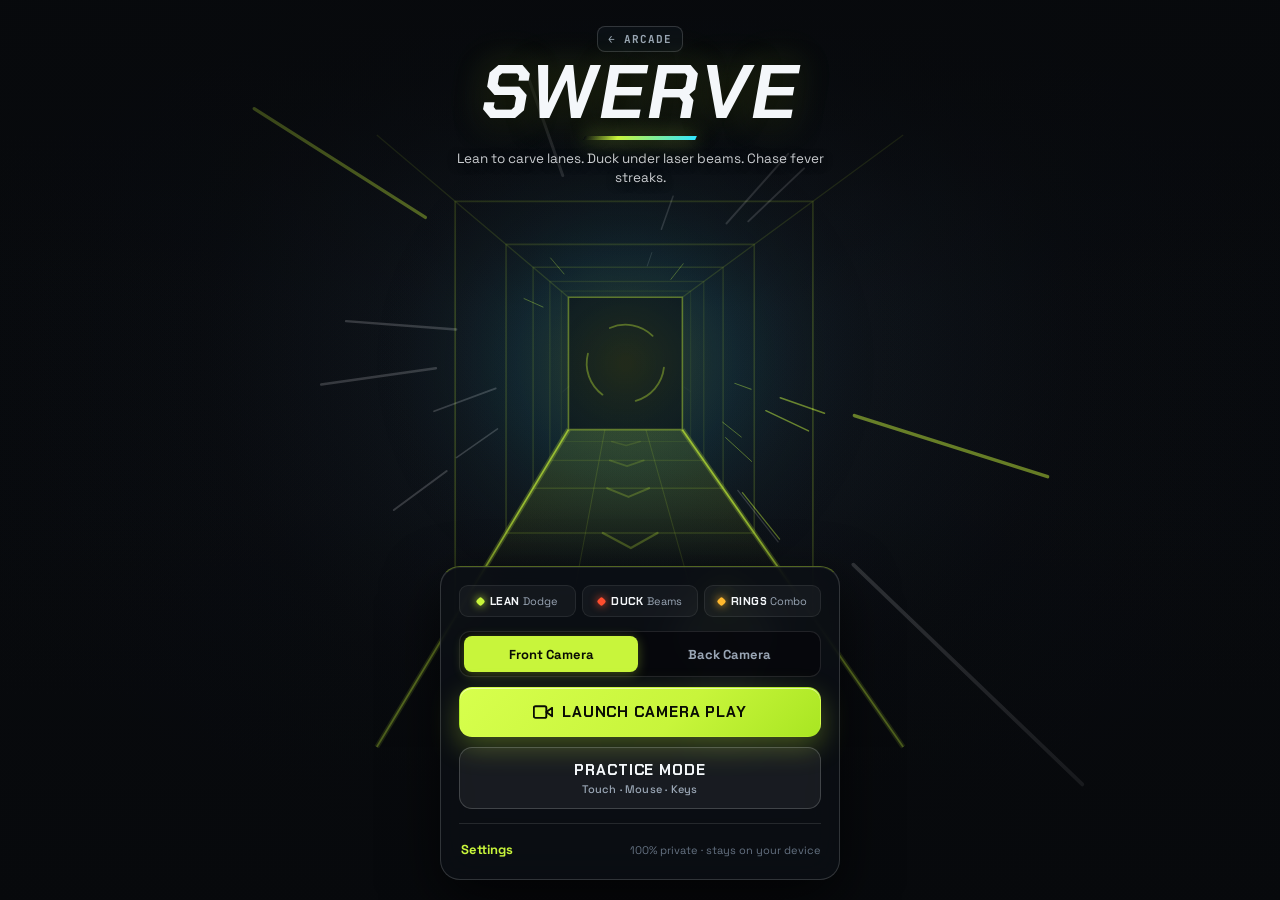
<file: games/swerve/index.html>
<!DOCTYPE html>
<html lang="en">
<head>
  <meta charset="UTF-8" />
  <meta name="viewport" content="width=device-width, initial-scale=1.0, maximum-scale=1.0, user-scalable=no, viewport-fit=cover" />
  <meta name="theme-color" content="#080a0d" />
  <meta name="apple-mobile-web-app-capable" content="yes" />
  <meta name="apple-mobile-web-app-status-bar-style" content="black-translucent" />
  <meta name="description" content="SWERVE is a zero-build mobile-first phone-camera 3D Lean & Dodge arcade game powered by on-device MediaPipe Pose tracking." />
  <title>SWERVE — 3D Camera Lean &amp; Dodge</title>
  <link rel="preconnect" href="https://fonts.googleapis.com" />
  <link rel="preconnect" href="https://fonts.gstatic.com" crossorigin />
  <link href="https://fonts.googleapis.com/css2?family=Chakra+Petch:ital,wght@0,600;0,700;1,700&family=JetBrains+Mono:wght@500;700&family=Space+Grotesk:wght@500;700&display=swap" rel="stylesheet" />
  <link rel="stylesheet" href="../../shared/arcade.css?v=8" />
</head>
<body>
  <main id="app" class="stage" aria-label="SWERVE Lean and Dodge Game">
    <!-- Live Camera Layer -->
    <video id="camera-video" class="camera-video mirrored" autoplay playsinline muted></video>
    <div id="camera-scrim" class="camera-scrim" aria-hidden="true"></div>

    <!-- Main 3D VFX + Game + Skeleton Canvas -->
    <canvas id="game-canvas" class="game-canvas"></canvas>

    <!-- Active Gameplay HUD -->
    <header id="hud" class="hud hidden" aria-label="Game Heads-Up Display">
      <div class="hud-left">
        <div id="shield-bar" class="shield-bar" role="status" aria-label="Shields remaining">
          <span class="shield-pip active" data-shield="0"></span>
          <span class="shield-pip active" data-shield="1"></span>
          <span class="shield-pip active" data-shield="2"></span>
        </div>
        <div class="hud-badges-row">
          <div id="zone-pill" class="zone-pill tabular">Z1</div>
          <div id="combo-pill" class="combo-pill hidden" aria-live="polite">×1</div>
        </div>
      </div>

      <div class="hud-center">
        <div id="score-value" class="score-value tabular">0</div>
        <div id="best-inline" class="best-inline tabular">BEST 0</div>
      </div>

      <div class="hud-right">
        <button id="btn-recenter" class="icon-btn" type="button" title="Recenter posture (R)" aria-label="Recenter neutral posture">
          <svg viewBox="0 0 24 24" width="19" height="19" fill="none" stroke="currentColor" stroke-width="2.1" stroke-linecap="round" stroke-linejoin="round" aria-hidden="true">
            <circle cx="12" cy="12" r="4"></circle>
            <line x1="12" y1="2" x2="12" y2="6"></line>
            <line x1="12" y1="18" x2="12" y2="22"></line>
            <line x1="2" y1="12" x2="6" y2="12"></line>
            <line x1="18" y1="12" x2="22" y2="12"></line>
          </svg>
        </button>
        <button id="btn-mute" class="icon-btn" type="button" title="Toggle sound (M)" aria-label="Toggle sound">
          <svg id="icon-sound-on" viewBox="0 0 24 24" width="19" height="19" fill="none" stroke="currentColor" stroke-width="2.1" stroke-linecap="round" stroke-linejoin="round" aria-hidden="true">
            <polygon points="11 5 6 9 2 9 2 15 6 15 11 19 11 5"></polygon>
            <path d="M15.54 8.46a5 5 0 0 1 0 7.07"></path>
            <path d="M19.07 4.93a10 10 0 0 1 0 14.14"></path>
          </svg>
          <svg id="icon-sound-off" class="hidden" viewBox="0 0 24 24" width="19" height="19" fill="none" stroke="currentColor" stroke-width="2.1" stroke-linecap="round" stroke-linejoin="round" aria-hidden="true">
            <polygon points="11 5 6 9 2 9 2 15 6 15 11 19 11 5"></polygon>
            <line x1="23" y1="9" x2="17" y2="15"></line>
            <line x1="17" y1="9" x2="23" y2="15"></line>
          </svg>
        </button>
        <button id="btn-pause" class="icon-btn" type="button" title="Pause and settings (P)" aria-label="Pause and settings">
          <svg viewBox="0 0 24 24" width="19" height="19" fill="none" stroke="currentColor" stroke-width="2.2" stroke-linecap="round" stroke-linejoin="round" aria-hidden="true">
            <line x1="9" y1="5" x2="9" y2="19"></line>
            <line x1="15" y1="5" x2="15" y2="19"></line>
          </svg>
        </button>
      </div>
    </header>

    <!-- Practice Controls Hint -->
    <div id="practice-hint" class="practice-hint hidden" aria-hidden="true">
      Drag or <kbd>←</kbd><kbd>→</kbd> to lean · Drag low or <kbd>↓</kbd>/<kbd>Space</kbd> to duck
    </div>

    <!-- Pose Lost Banner (camera mode) -->
    <div id="pose-warning" class="pose-warning hidden" role="status" aria-live="polite">
      Step into frame so your shoulders are visible
    </div>

    <!-- Cinematic Live-Stage Title Screen -->
    <section id="screen-start" class="start-hero-overlay" aria-label="Start Menu">
      <div class="hero-top">
        <div class="hero-meta-row">
          <a class="arcade-back-link" href="../../?v=8">← ARCADE</a>
          <span id="start-best-chip" class="best-chip tabular hidden">BEST 0</span>
        </div>
        <h1 class="hero-wordmark">SWERVE</h1>
        <div class="hero-slash" aria-hidden="true"></div>
        <p class="hero-tagline">Lean to carve lanes. Duck under laser beams. Chase fever streaks.</p>
      </div>

      <div class="hero-dock">
        <div class="mechanics-bar" aria-label="How to play">
          <div class="mech-chip">
            <span class="mech-dot volt"></span>
            <span><strong>LEAN</strong> Dodge</span>
          </div>
          <div class="mech-chip">
            <span class="mech-dot vermilion"></span>
            <span><strong>DUCK</strong> Beams</span>
          </div>
          <div class="mech-chip">
            <span class="mech-dot amber"></span>
            <span><strong>RINGS</strong> Combo</span>
          </div>
        </div>

        <div class="cta-stack">
          <div id="start-camera-facing" class="segmented two-col" role="radiogroup" aria-label="Camera Selection">
            <button class="seg-btn active" type="button" data-facing="user" role="radio" aria-checked="true">Front Camera</button>
            <button class="seg-btn" type="button" data-facing="environment" role="radio" aria-checked="false">Back Camera</button>
          </div>
          <button id="btn-play-camera" class="btn btn-primary btn-arcade-shine" type="button">
            <svg viewBox="0 0 24 24" width="20" height="20" fill="none" stroke="currentColor" stroke-width="2.3" stroke-linecap="round" stroke-linejoin="round" aria-hidden="true">
              <path d="M23 7l-7 5 7 5V7z"></path>
              <rect x="1" y="5" width="15" height="14" rx="2" ry="2"></rect>
            </svg>
            <span>LAUNCH CAMERA PLAY</span>
          </button>
          <button id="btn-play-practice" class="btn btn-secondary" type="button">
            <span>PRACTICE MODE</span>
            <span class="btn-sub">Touch · Mouse · Keys</span>
          </button>
        </div>

        <div class="start-footer">
          <button id="btn-start-settings" class="text-btn accent" type="button">Settings</button>
          <span class="privacy-note">100% private · stays on your device</span>
        </div>
      </div>
    </section>

    <!-- Loading / Camera Permission Screen -->
    <section id="screen-loading" class="overlay hidden" aria-label="Loading Camera and Pose Model">
      <div class="modal-card loading-card">
        <div id="loading-spinner" class="spinner" aria-hidden="true"></div>
        <h2 id="loading-title" class="modal-title">STARTING CAMERA</h2>
        <p id="loading-status" class="modal-subtitle">Requesting camera…</p>

        <div id="camera-error" class="error-box hidden" role="alert">
          <p id="camera-error-msg"></p>
          <div class="cta-stack compact">
            <button id="btn-retry-camera" class="btn btn-primary" type="button">TRY CAMERA AGAIN</button>
            <button id="btn-fallback-practice" class="btn btn-secondary" type="button">PLAY PRACTICE MODE</button>
          </div>
        </div>

        <button id="btn-cancel-loading" class="text-btn" type="button">Back</button>
      </div>
    </section>

    <!-- Neutral Posture Calibration Overlay -->
    <section id="screen-calibrate" class="calibrate-overlay hidden" aria-label="Posture Calibration">
      <div class="calibrate-top">
        <span id="calibrate-badge" class="status-badge warn">ALIGN IN TARGET BOX</span>
      </div>

      <div class="calibrate-bottom">
        <div class="calibrate-card">
          <div class="calibrate-header">
            <span id="calibrate-label">Step into frame · show head &amp; shoulders</span>
            <span id="calibrate-timer" class="tabular">WAIT</span>
          </div>
          <div class="progress-track" role="progressbar" aria-valuemin="0" aria-valuemax="100" aria-valuenow="0">
            <div id="calibrate-fill" class="progress-fill"></div>
          </div>
          <div class="calibrate-actions">
            <span id="calibrate-delegate" class="delegate-tag">ON-DEVICE</span>
            <div class="calibrate-btn-group">
              <button id="btn-calibrate-flip" class="text-btn accent" type="button">Flip Camera</button>
              <button id="btn-calibrate-practice" class="text-btn" type="button">Practice</button>
            </div>
          </div>
        </div>
      </div>
    </section>

    <!-- Pause & Settings Modal -->
    <section id="screen-pause" class="overlay hidden" aria-label="Pause and Settings">
      <div class="modal-card settings-card">
        <div class="modal-header">
          <h2 id="pause-title" class="modal-title">PAUSED</h2>
          <button id="btn-close-pause" class="icon-btn subtle" type="button" aria-label="Close">
            <svg viewBox="0 0 24 24" width="20" height="20" fill="none" stroke="currentColor" stroke-width="2.2" stroke-linecap="round" stroke-linejoin="round" aria-hidden="true">
              <line x1="18" y1="6" x2="6" y2="18"></line>
              <line x1="6" y1="6" x2="18" y2="18"></line>
            </svg>
          </button>
        </div>

        <div id="pause-game-actions" class="cta-stack compact">
          <button id="btn-resume" class="btn btn-primary btn-arcade-shine" type="button">RESUME</button>
          <div class="btn-row">
            <button id="btn-restart" class="btn btn-secondary" type="button">RESTART</button>
            <button id="btn-recalibrate" class="btn btn-secondary" type="button">RECALIBRATE</button>
          </div>
        </div>

        <div class="settings-section">
          <div class="setting-group">
            <div class="setting-label-row">
              <label>Camera</label>
              <span id="camera-facing-hint" class="setting-meta">Front · mirrored</span>
            </div>
            <div id="settings-camera-facing" class="segmented two-col" role="radiogroup" aria-label="Camera Facing">
              <button class="seg-btn active" type="button" data-facing="user" role="radio" aria-checked="true">Front</button>
              <button class="seg-btn" type="button" data-facing="environment" role="radio" aria-checked="false">Back</button>
            </div>
          </div>

          <div id="camera-lens-group" class="setting-group hidden">
            <div class="setting-label-row">
              <label for="select-camera-lens">Camera Lens</label>
              <span class="setting-meta">Multi-lens picker</span>
            </div>
            <select id="select-camera-lens" class="camera-select"></select>
          </div>

          <div class="setting-group">
            <div class="setting-label-row">
              <label>Lean Sensitivity</label>
              <span id="sensitivity-hint" class="setting-meta">Balanced sway</span>
            </div>
            <div id="sensitivity-control" class="segmented" role="radiogroup" aria-label="Lean Sensitivity">
              <button class="seg-btn" type="button" data-sensitivity="gentle" role="radio" aria-checked="false">Gentle</button>
              <button class="seg-btn active" type="button" data-sensitivity="normal" role="radio" aria-checked="true">Normal</button>
              <button class="seg-btn" type="button" data-sensitivity="wide" role="radio" aria-checked="false">Wide</button>
            </div>
          </div>

          <div class="setting-group">
            <div class="setting-label-row">
              <label for="slider-brightness">Camera Brightness</label>
              <span id="brightness-value" class="setting-meta tabular">45%</span>
            </div>
            <input id="slider-brightness" class="range-slider" type="range" min="0" max="100" step="5" value="45" />
          </div>

          <div class="setting-toggle-row">
            <div>
              <div class="setting-name">Mirror Video &amp; Controls</div>
              <div class="setting-desc">On for selfie · off for rear camera</div>
            </div>
            <label class="switch">
              <input id="toggle-mirror" type="checkbox" checked />
              <span class="switch-track"></span>
            </label>
          </div>

          <div class="setting-toggle-row">
            <div>
              <div class="setting-name">Pose Skeleton &amp; Duck Line</div>
              <div class="setting-desc">Show upper-body tracking overlay</div>
            </div>
            <label class="switch">
              <input id="toggle-overlay" type="checkbox" checked />
              <span class="switch-track"></span>
            </label>
          </div>

          <div class="setting-toggle-row">
            <div>
              <div class="setting-name">Sound Effects</div>
              <div class="setting-desc">Synth beat &amp; arcade SFX</div>
            </div>
            <label class="switch">
              <input id="toggle-sound" type="checkbox" checked />
              <span class="switch-track"></span>
            </label>
          </div>
        </div>

        <div class="settings-footer">
          <button id="btn-switch-mode" class="text-btn accent" type="button">Switch to Practice Mode</button>
          <a class="arcade-back-link" href="../../?v=8">← ARCADE</a>
          <span id="engine-status" class="delegate-tag hidden">READY</span>
        </div>
      </div>
    </section>

    <!-- Game Over Screen -->
    <section id="screen-gameover" class="overlay hidden" aria-label="Game Over">
      <div class="modal-card gameover-card">
        <div class="gameover-eyebrow-row">
          <span class="eyebrow">RUN COMPLETE</span>
          <span id="gameover-new-best" class="new-best-pill hidden">NEW BEST</span>
        </div>

        <div class="gameover-hero">
          <div id="gameover-rank" class="rank-badge">A</div>
          <div class="gameover-score-col">
            <div id="gameover-score" class="gameover-score tabular">0</div>
            <div id="gameover-best" class="gameover-best tabular">BEST 0</div>
          </div>
        </div>

        <div class="stats-grid">
          <div class="stat-cell">
            <span id="stat-dodges" class="stat-num tabular">0</span>
            <span class="stat-lbl">DODGES</span>
          </div>
          <div class="stat-cell">
            <span id="stat-close" class="stat-num tabular">0</span>
            <span class="stat-lbl">CLOSE!</span>
          </div>
          <div class="stat-cell">
            <span id="stat-rings" class="stat-num tabular">0</span>
            <span class="stat-lbl">RINGS</span>
          </div>
          <div class="stat-cell">
            <span id="stat-combo" class="stat-num tabular">×1</span>
            <span class="stat-lbl">PEAK</span>
          </div>
        </div>

        <div class="cta-stack compact">
          <button id="btn-play-again" class="btn btn-primary btn-arcade-shine" type="button">PLAY AGAIN</button>
          <div class="btn-row">
            <button id="btn-gameover-recalibrate" class="btn btn-secondary" type="button">RECALIBRATE</button>
            <button id="btn-gameover-home" class="btn btn-secondary" type="button">MENU</button>
          </div>
          <a class="text-btn" href="../../?v=8" style="text-decoration:none; margin-top:4px;">← Back to Motion Arcade Hub</a>
        </div>
      </div>
    </section>

    <!-- Toast Notification -->
    <div id="toast" class="toast hidden" role="status" aria-live="polite"></div>
  </main>

  <script type="module" src="./game.js?v=8"></script>
</body>
</html>
</file>
<file: hub.css>
/* MOTION ARCADE HUB — Kinetic Free Camera-Motion Game Portal */

:root {
  --bg-void: #07090c;
  --bg-card: rgba(13, 18, 25, 0.84);
  --bg-card-hover: rgba(18, 25, 34, 0.92);

  --volt: #c8f53b;
  --volt-ink: #0a0d04;
  --cyan: #32e6ff;
  --cyan-ink: #041218;
  --amber: #ffb82e;
  --vermilion: #ff4d2e;

  --text-primary: #f4f7fa;
  --text-secondary: #98a6b6;
  --text-muted: #657282;

  --border: rgba(255, 255, 255, 0.11);
  --border-strong: rgba(255, 255, 255, 0.22);

  --font-display: 'Chakra Petch', 'Space Grotesk', sans-serif;
  --font-sans: 'Space Grotesk', -apple-system, BlinkMacSystemFont, 'Segoe UI', Roboto, sans-serif;
  --font-mono: 'JetBrains Mono', ui-monospace, SFMono-Regular, Menlo, monospace;

  --safe-top: env(safe-area-inset-top, 0px);
  --safe-bottom: env(safe-area-inset-bottom, 0px);
}

*,
*::before,
*::after {
  box-sizing: border-box;
  -webkit-tap-highlight-color: transparent;
}

html,
body {
  margin: 0;
  padding: 0;
  min-height: 100%;
  background: var(--bg-void);
  color: var(--text-primary);
  font-family: var(--font-sans);
  -webkit-font-smoothing: antialiased;
}

.tabular {
  font-family: var(--font-mono);
  font-variant-numeric: tabular-nums;
}

/* Live Ambient 3D Tunnel Canvas Backdrop */
.hub-bg-canvas {
  position: fixed;
  inset: 0;
  width: 100%;
  height: 100%;
  z-index: 0;
  pointer-events: none;
}

.hub-scrim {
  position: fixed;
  inset: 0;
  z-index: 1;
  pointer-events: none;
  background:
    radial-gradient(ellipse at 50% 18%, rgba(200, 245, 59, 0.06) 0%, transparent 54%),
    linear-gradient(180deg, rgba(7, 9, 12, 0.52) 0%, rgba(7, 9, 12, 0.78) 65%, rgba(7, 9, 12, 0.94) 100%);
}

.hub-shell {
  position: relative;
  z-index: 2;
  max-width: 1120px;
  margin: 0 auto;
  padding: calc(var(--safe-top) + 18px) 18px calc(var(--safe-bottom) + 40px);
}

/* Top Bar */
.hub-header {
  display: flex;
  flex-wrap: wrap;
  align-items: center;
  justify-content: space-between;
  gap: 12px;
  padding: 12px 16px;
  border-radius: 16px;
  background: rgba(11, 15, 22, 0.78);
  border: 1px solid var(--border);
  backdrop-filter: blur(16px);
  -webkit-backdrop-filter: blur(16px);
}

.brand-lockup {
  display: flex;
  align-items: center;
  gap: 11px;
}

.brand-mark {
  width: 34px;
  height: 34px;
  border-radius: 9px;
  display: grid;
  place-items: center;
  background: linear-gradient(135deg, var(--volt) 0%, var(--cyan) 100%);
  color: #070a08;
  font-family: var(--font-display);
  font-style: italic;
  font-weight: 700;
  font-size: 18px;
  box-shadow: 0 0 18px rgba(200, 245, 59, 0.32);
}

.brand-name {
  font-family: var(--font-display);
  font-style: italic;
  font-size: 18px;
  font-weight: 700;
  letter-spacing: 0.05em;
  line-height: 1;
}

.brand-sub {
  margin-top: 3px;
  font-family: var(--font-mono);
  font-size: 10px;
  letter-spacing: 0.14em;
  color: var(--text-secondary);
}

.header-controls {
  display: flex;
  align-items: center;
  gap: 10px;
  flex-wrap: wrap;
}

.cam-toggle {
  display: inline-grid;
  grid-template-columns: 1fr 1fr;
  gap: 3px;
  padding: 3px;
  border-radius: 10px;
  background: rgba(6, 8, 12, 0.88);
  border: 1px solid var(--border);
}

.cam-btn {
  border: none;
  border-radius: 7px;
  padding: 6px 11px;
  background: transparent;
  color: var(--text-secondary);
  font-family: var(--font-sans);
  font-size: 12px;
  font-weight: 700;
  cursor: pointer;
  transition: background-color 0.15s ease, color 0.15s ease;
}

.cam-btn.active {
  background: var(--volt);
  color: var(--volt-ink);
}

.total-score-pill {
  padding: 7px 11px;
  border-radius: 9px;
  background: rgba(255, 184, 46, 0.14);
  border: 1px solid rgba(255, 184, 46, 0.35);
  color: var(--amber);
  font-size: 11.5px;
  font-weight: 700;
  letter-spacing: 0.06em;
}

/* Hero Section */
.hub-hero {
  text-align: center;
  margin: 34px auto 30px;
  max-width: 640px;
}

.hero-eyebrow {
  display: inline-block;
  font-family: var(--font-mono);
  font-size: 11px;
  font-weight: 700;
  letter-spacing: 0.18em;
  color: var(--volt);
  margin-bottom: 10px;
}

.hub-title {
  margin: 0;
  font-family: var(--font-display);
  font-style: italic;
  font-size: clamp(38px, 9.5vw, 62px);
  font-weight: 700;
  line-height: 0.94;
  letter-spacing: 0.02em;
  text-shadow: 0 6px 28px rgba(0, 0, 0, 0.72);
}

.hub-slash {
  width: 120px;
  height: 4px;
  margin: 14px auto 14px;
  transform: skewX(-24deg);
  background: linear-gradient(90deg, var(--volt) 0%, var(--cyan) 100%);
  box-shadow: 0 0 18px rgba(200, 245, 59, 0.45);
}

.hub-desc {
  margin: 0 auto;
  max-width: 500px;
  font-size: 15px;
  line-height: 1.5;
  color: var(--text-secondary);
}

/* Section Label */
.section-head {
  display: flex;
  align-items: baseline;
  justify-content: space-between;
  margin: 28px 0 14px;
}

.section-title {
  margin: 0;
  font-family: var(--font-mono);
  font-size: 12px;
  font-weight: 700;
  letter-spacing: 0.16em;
  color: var(--text-secondary);
}

.section-meta {
  font-size: 12px;
  color: var(--text-muted);
}

/* Playable Game Cards Grid */
.games-grid {
  display: grid;
  grid-template-columns: repeat(3, minmax(0, 1fr));
  gap: 18px;
}

@media (max-width: 960px) {
  .games-grid {
    grid-template-columns: repeat(2, minmax(0, 1fr));
  }
}

@media (max-width: 680px) {
  .games-grid {
    grid-template-columns: 1fr;
  }
}

.game-card {
  display: flex;
  flex-direction: column;
  border-radius: 20px;
  overflow: hidden;
  background: var(--bg-card);
  border: 1px solid rgba(255, 255, 255, 0.15);
  backdrop-filter: blur(16px);
  -webkit-backdrop-filter: blur(16px);
  box-shadow: 0 20px 50px rgba(0, 0, 0, 0.55);
  transition: transform 0.18s ease, border-color 0.2s ease, box-shadow 0.2s ease;
}

.game-card:hover {
  transform: translateY(-3px);
  background: var(--bg-card-hover);
}

.game-card.card-plasma {
  border-top: 2px solid rgba(255, 56, 174, 0.78);
}

.game-card.card-plasma:hover {
  border-color: rgba(255, 56, 174, 0.92);
  box-shadow: 0 24px 56px rgba(0, 0, 0, 0.65), 0 0 32px rgba(255, 56, 174, 0.18);
}

.game-card.card-volt {
  border-top: 2px solid rgba(200, 245, 59, 0.65);
}

.game-card.card-volt:hover {
  border-color: rgba(200, 245, 59, 0.8);
  box-shadow: 0 24px 56px rgba(0, 0, 0, 0.65), 0 0 28px rgba(200, 245, 59, 0.12);
}

.game-card.card-cyan {
  border-top: 2px solid rgba(50, 230, 255, 0.68);
}

.game-card.card-cyan:hover {
  border-color: rgba(50, 230, 255, 0.85);
  box-shadow: 0 24px 56px rgba(0, 0, 0, 0.65), 0 0 28px rgba(50, 230, 255, 0.14);
}

/* Stylized Game Artwork Banner */
.card-art {
  position: relative;
  height: 168px;
  overflow: hidden;
  display: flex;
  align-items: center;
  justify-content: center;
  border-bottom: 1px solid var(--border);
}

.card-art.art-slash {
  background: radial-gradient(circle at 50% 44%, rgba(255, 56, 174, 0.28) 0%, #101224 54%, #060810 100%);
}

.card-art.art-swerve {
  background: radial-gradient(circle at 50% 44%, rgba(200, 245, 59, 0.24) 0%, #0d131a 56%, #07090c 100%);
}

.card-art.art-strike {
  background: radial-gradient(circle at 50% 44%, rgba(50, 230, 255, 0.26) 0%, #0c141d 56%, #07090c 100%);
}

.card-art svg {
  width: 100%;
  height: 100%;
  display: block;
}

.card-best-badge {
  position: absolute;
  top: 12px;
  right: 12px;
  padding: 4px 10px;
  border-radius: 7px;
  background: rgba(7, 9, 12, 0.84);
  border: 1px solid rgba(255, 184, 46, 0.45);
  color: var(--amber);
  font-size: 11px;
  font-weight: 700;
  letter-spacing: 0.08em;
}

.card-live-badge {
  position: absolute;
  top: 12px;
  left: 12px;
  padding: 4px 9px;
  border-radius: 7px;
  background: rgba(7, 9, 12, 0.82);
  border: 1px solid rgba(255, 255, 255, 0.18);
  color: var(--text-primary);
  font-family: var(--font-mono);
  font-size: 10px;
  font-weight: 700;
  letter-spacing: 0.1em;
}

.card-body {
  display: flex;
  flex-direction: column;
  flex: 1;
  padding: 18px 18px 18px;
}

.card-title-row {
  display: flex;
  align-items: baseline;
  justify-content: space-between;
  gap: 10px;
}

.card-title {
  margin: 0;
  font-family: var(--font-display);
  font-style: italic;
  font-size: 30px;
  font-weight: 700;
  letter-spacing: 0.03em;
  line-height: 1;
}

.card-mode {
  font-family: var(--font-mono);
  font-size: 10.5px;
  font-weight: 700;
  letter-spacing: 0.1em;
  color: var(--volt);
}

.card-plasma .card-mode {
  color: #ff58bc;
}

.card-cyan .card-mode {
  color: var(--cyan);
}

.card-desc {
  margin: 10px 0 14px;
  font-size: 13.5px;
  line-height: 1.48;
  color: var(--text-secondary);
}

.tag-row {
  display: flex;
  flex-wrap: wrap;
  gap: 6px;
  margin-bottom: 18px;
}

.tag {
  padding: 4px 8px;
  border-radius: 6px;
  background: rgba(255, 255, 255, 0.05);
  border: 1px solid rgba(255, 255, 255, 0.09);
  font-family: var(--font-mono);
  font-size: 10.5px;
  font-weight: 700;
  letter-spacing: 0.06em;
  color: var(--text-secondary);
}

.play-cta {
  position: relative;
  overflow: hidden;
  margin-top: auto;
  display: inline-flex;
  align-items: center;
  justify-content: center;
  gap: 8px;
  width: 100%;
  min-height: 48px;
  padding: 12px 16px;
  border-radius: 12px;
  font-family: var(--font-display);
  font-size: 15px;
  font-weight: 700;
  letter-spacing: 0.07em;
  text-decoration: none;
  transition: transform 0.12s ease, filter 0.15s ease;
}

.play-cta:active {
  transform: scale(0.975);
}

.play-cta:hover {
  filter: brightness(1.06);
}

.play-cta.cta-volt {
  background: linear-gradient(135deg, #d7ff4d 0%, var(--volt) 60%, #a9e622 100%);
  color: var(--volt-ink);
  box-shadow: 0 10px 26px rgba(200, 245, 59, 0.25);
}

.play-cta.cta-cyan {
  background: linear-gradient(135deg, #6ef0ff 0%, var(--cyan) 58%, #10b8e6 100%);
  color: var(--cyan-ink);
  box-shadow: 0 10px 26px rgba(50, 230, 255, 0.28);
}

.play-cta.cta-plasma {
  background: linear-gradient(135deg, #ff70c8 0%, #ff38ae 54%, #b524ff 100%);
  color: #160410;
  box-shadow: 0 10px 28px rgba(255, 56, 174, 0.34);
}

.play-cta::after {
  content: '';
  position: absolute;
  top: -20%;
  left: -75%;
  width: 45%;
  height: 140%;
  transform: skewX(-24deg);
  background: linear-gradient(90deg, transparent, rgba(255, 255, 255, 0.5), transparent);
  animation: hub-sheen 3.8s ease-in-out infinite;
  pointer-events: none;
}

@keyframes hub-sheen {
  0%,
  58% {
    left: -75%;
  }
  100% {
    left: 135%;
  }
}

/* Coming Soon Teasers */
.upcoming-grid {
  display: grid;
  grid-template-columns: repeat(2, minmax(0, 1fr));
  gap: 12px;
}

@media (max-width: 640px) {
  .upcoming-grid {
    grid-template-columns: 1fr;
  }
}

.upcoming-card {
  display: flex;
  align-items: center;
  justify-content: space-between;
  gap: 14px;
  padding: 15px 16px;
  border-radius: 14px;
  background: rgba(12, 16, 23, 0.65);
  border: 1px dashed rgba(255, 255, 255, 0.14);
}

.upcoming-title {
  font-family: var(--font-display);
  font-style: italic;
  font-size: 18px;
  font-weight: 700;
  letter-spacing: 0.04em;
}

.upcoming-desc {
  margin-top: 3px;
  font-size: 12.5px;
  color: var(--text-secondary);
}

.soon-pill {
  padding: 4px 9px;
  border-radius: 6px;
  background: rgba(255, 255, 255, 0.06);
  border: 1px solid rgba(255, 255, 255, 0.1);
  font-family: var(--font-mono);
  font-size: 10px;
  font-weight: 700;
  letter-spacing: 0.1em;
  color: var(--text-muted);
  white-space: nowrap;
}

/* Footer */
.hub-footer {
  margin-top: 34px;
  padding-top: 18px;
  border-top: 1px solid var(--border);
  display: flex;
  flex-wrap: wrap;
  align-items: center;
  justify-content: space-between;
  gap: 10px;
  font-size: 12px;
  color: var(--text-muted);
}
</file>
<file: shared/arcade.css>
/* SWERVE — Kinetic Arcade Studio VFX & UI Styles */

:root {
  --bg-void: #07090c;
  --bg-stage: #0e1217;
  --bg-elevated: #171d24;
  --bg-card: rgba(12, 16, 22, 0.84);
  --bg-card-solid: #11161d;

  --volt: #c8f53b;
  --volt-dim: rgba(200, 245, 59, 0.16);
  --volt-glow: rgba(200, 245, 59, 0.36);
  --volt-ink: #0a0d04;

  --vermilion: #ff4d2e;
  --vermilion-dim: rgba(255, 77, 46, 0.18);

  --amber: #ffb82e;
  --amber-dim: rgba(255, 184, 46, 0.18);

  --cyan: #32e6ff;

  --text-primary: #f4f7fa;
  --text-secondary: #9aa6b5;
  --text-muted: #657282;

  --border: rgba(255, 255, 255, 0.11);
  --border-strong: rgba(255, 255, 255, 0.22);

  --radius-sm: 10px;
  --radius-md: 14px;
  --radius-lg: 20px;

  --font-display: 'Chakra Petch', 'Space Grotesk', sans-serif;
  --font-sans: 'Space Grotesk', -apple-system, BlinkMacSystemFont, 'Segoe UI', Roboto, sans-serif;
  --font-mono: 'JetBrains Mono', ui-monospace, SFMono-Regular, Menlo, monospace;

  --safe-top: env(safe-area-inset-top, 0px);
  --safe-right: env(safe-area-inset-right, 0px);
  --safe-bottom: env(safe-area-inset-bottom, 0px);
  --safe-left: env(safe-area-inset-left, 0px);
}

*,
*::before,
*::after {
  box-sizing: border-box;
  -webkit-tap-highlight-color: transparent;
}

html,
body {
  margin: 0;
  padding: 0;
  width: 100%;
  height: 100%;
  height: 100dvh;
  overflow: hidden;
  overscroll-behavior: none;
  background-color: var(--bg-void);
  color: var(--text-primary);
  font-family: var(--font-sans);
  -webkit-font-smoothing: antialiased;
  user-select: none;
  -webkit-user-select: none;
}

.hidden {
  display: none !important;
}

.tabular {
  font-family: var(--font-mono);
  font-variant-numeric: tabular-nums;
}

/* Full-Viewport Stage */
.stage {
  position: relative;
  width: 100%;
  height: 100%;
  height: 100dvh;
  overflow: hidden;
  background: radial-gradient(ellipse at 50% 38%, #16202a 0%, #0b0e13 48%, var(--bg-void) 100%);
  touch-action: none;
}

/* Live Camera Layer */
.camera-video {
  position: absolute;
  inset: 0;
  width: 100%;
  height: 100%;
  object-fit: cover;
  opacity: 0;
  transition: opacity 0.28s ease;
  pointer-events: none;
  z-index: 1;
}

.camera-video.mirrored {
  transform: scaleX(-1);
}

.camera-video.active {
  opacity: var(--camera-opacity, 0.45);
}

.camera-scrim {
  position: absolute;
  inset: 0;
  pointer-events: none;
  z-index: 2;
  background:
    radial-gradient(circle at 50% 42%, transparent 25%, rgba(7, 9, 12, 0.56) 100%),
    linear-gradient(
      to bottom,
      rgba(7, 9, 12, 0.68) 0%,
      rgba(7, 9, 12, 0.14) 22%,
      rgba(7, 9, 12, 0.14) 76%,
      rgba(7, 9, 12, 0.72) 100%
    );
}

.game-canvas {
  position: absolute;
  inset: 0;
  width: 100%;
  height: 100%;
  display: block;
  z-index: 3;
  touch-action: none;
}

/* ==================== TOP ARCADE HUD ==================== */
.hud {
  position: absolute;
  top: 0;
  left: 0;
  right: 0;
  z-index: 10;
  display: grid;
  grid-template-columns: 1fr auto 1fr;
  align-items: start;
  gap: 8px;
  padding: calc(var(--safe-top) + 12px) calc(var(--safe-right) + 14px) 10px calc(var(--safe-left) + 14px);
  pointer-events: none;
}

.hud-left,
.hud-right {
  display: flex;
  align-items: center;
  gap: 7px;
  pointer-events: auto;
}

.hud-left {
  flex-direction: column;
  align-items: flex-start;
  gap: 7px;
  pointer-events: none;
}

.hud-right {
  justify-content: flex-end;
}

.hud-center {
  text-align: center;
  line-height: 1;
  pointer-events: none;
}

.score-value {
  font-family: var(--font-display);
  font-style: italic;
  font-size: clamp(32px, 8.5vw, 44px);
  font-weight: 700;
  letter-spacing: 0.01em;
  color: var(--text-primary);
  text-shadow:
    0 2px 16px rgba(0, 0, 0, 0.8),
    0 0 22px rgba(200, 245, 59, 0.22);
  transition: transform 0.12s cubic-bezier(0.2, 1.3, 0.3, 1);
}

.score-value.pop {
  transform: scale(1.14);
  color: var(--volt);
}

.best-inline {
  margin-top: 3px;
  font-size: 10.5px;
  font-weight: 700;
  letter-spacing: 0.1em;
  color: rgba(244, 247, 250, 0.65);
}

/* Shield Crystals */
.shield-bar {
  display: flex;
  align-items: center;
  gap: 7px;
  padding: 8px 12px;
  border-radius: 10px;
  background: rgba(10, 14, 20, 0.78);
  border: 1px solid rgba(255, 255, 255, 0.16);
  backdrop-filter: blur(10px);
  -webkit-backdrop-filter: blur(10px);
  box-shadow: 0 6px 18px rgba(0, 0, 0, 0.35);
}

.shield-pip {
  width: 11px;
  height: 11px;
  border-radius: 2px;
  transform: rotate(45deg);
  background: rgba(255, 255, 255, 0.1);
  border: 1px solid rgba(255, 255, 255, 0.18);
  transition: background-color 0.22s ease, transform 0.22s ease, box-shadow 0.22s ease;
}

.shield-pip.active {
  background: var(--volt);
  border-color: #ecff9f;
  box-shadow: 0 0 12px rgba(200, 245, 59, 0.72);
}

.shield-pip.damaged {
  background: rgba(255, 77, 46, 0.16);
  border-color: rgba(255, 77, 46, 0.48);
  transform: rotate(45deg) scale(0.8);
}

.hud-badges-row {
  display: flex;
  align-items: center;
  gap: 6px;
}

.zone-pill {
  padding: 3px 8px;
  border-radius: 6px;
  background: rgba(10, 14, 20, 0.78);
  border: 1px solid rgba(255, 255, 255, 0.15);
  color: var(--text-secondary);
  font-size: 11px;
  font-weight: 700;
  letter-spacing: 0.08em;
}

.combo-pill {
  padding: 3px 10px;
  border-radius: 6px;
  background: linear-gradient(135deg, var(--amber) 0%, #ff8b2e 100%);
  color: #160d02;
  font-family: var(--font-display);
  font-style: italic;
  font-size: 14px;
  font-weight: 700;
  letter-spacing: 0.03em;
  box-shadow: 0 0 16px rgba(255, 184, 46, 0.45);
  animation: pop-in 0.16s cubic-bezier(0.2, 1.3, 0.3, 1);
}

.combo-pill.fever {
  background: linear-gradient(135deg, var(--volt) 0%, var(--cyan) 100%);
  color: #061012;
  box-shadow: 0 0 20px rgba(200, 245, 59, 0.65);
}

@keyframes pop-in {
  from {
    transform: scale(0.76);
  }
  to {
    transform: scale(1);
  }
}

/* Tactile Arcade Icon Buttons */
.icon-btn {
  display: inline-flex;
  align-items: center;
  justify-content: center;
  width: 38px;
  height: 38px;
  border-radius: 10px;
  border: 1px solid rgba(255, 255, 255, 0.18);
  background: rgba(12, 16, 22, 0.78);
  color: var(--text-primary);
  cursor: pointer;
  backdrop-filter: blur(10px);
  -webkit-backdrop-filter: blur(10px);
  box-shadow: 0 4px 14px rgba(0, 0, 0, 0.35);
  transition: transform 0.12s ease, background-color 0.15s ease, border-color 0.15s ease;
}

.icon-btn:hover {
  background: rgba(24, 31, 40, 0.92);
  border-color: rgba(200, 245, 59, 0.45);
}

.icon-btn:active {
  transform: scale(0.92);
}

.icon-btn.subtle {
  width: 36px;
  height: 36px;
  background: rgba(255, 255, 255, 0.06);
  border-color: var(--border);
  box-shadow: none;
}

/* Practice Hint & Pose Lost Warning */
.practice-hint {
  position: absolute;
  left: 50%;
  bottom: calc(var(--safe-bottom) + 16px);
  transform: translateX(-50%);
  z-index: 9;
  padding: 7px 14px;
  border-radius: 999px;
  background: rgba(10, 14, 20, 0.82);
  border: 1px solid var(--border);
  color: var(--text-secondary);
  font-size: 11.5px;
  white-space: nowrap;
  pointer-events: none;
  transition: opacity 0.4s ease;
}

.practice-hint kbd {
  display: inline-block;
  padding: 1px 5px;
  margin: 0 1px;
  border-radius: 4px;
  background: rgba(255, 255, 255, 0.12);
  color: var(--text-primary);
  font-family: var(--font-mono);
  font-size: 10.5px;
}

.pose-warning {
  position: absolute;
  left: 50%;
  top: calc(var(--safe-top) + 88px);
  transform: translateX(-50%);
  z-index: 12;
  padding: 8px 16px;
  border-radius: 999px;
  background: rgba(255, 77, 46, 0.94);
  color: #fff;
  font-size: 12.5px;
  font-weight: 700;
  letter-spacing: 0.02em;
  white-space: nowrap;
  box-shadow: 0 8px 24px rgba(255, 77, 46, 0.35);
  pointer-events: none;
}

/* ==================== LIVE-STAGE START HERO OVERLAY ==================== */
.start-hero-overlay {
  position: absolute;
  inset: 0;
  z-index: 20;
  display: flex;
  flex-direction: column;
  justify-content: space-between;
  align-items: center;
  padding: calc(var(--safe-top) + 26px) calc(var(--safe-right) + 18px) calc(var(--safe-bottom) + 20px) calc(var(--safe-left) + 18px);
  background: linear-gradient(
    180deg,
    rgba(7, 9, 12, 0.78) 0%,
    rgba(7, 9, 12, 0.12) 34%,
    rgba(7, 9, 12, 0.12) 56%,
    rgba(7, 9, 12, 0.88) 100%
  );
  pointer-events: none;
}

.hero-top {
  width: 100%;
  max-width: 400px;
  text-align: center;
  pointer-events: auto;
}

.hero-meta-row {
  display: flex;
  align-items: center;
  justify-content: center;
  gap: 10px;
  margin-bottom: 6px;
}

.hero-kicker {
  font-family: var(--font-mono);
  font-size: 10.5px;
  font-weight: 700;
  letter-spacing: 0.18em;
  color: rgba(200, 245, 59, 0.88);
}

.best-chip {
  padding: 3px 9px;
  border-radius: 6px;
  background: var(--amber-dim);
  border: 1px solid rgba(255, 184, 46, 0.42);
  color: var(--amber);
  font-size: 10.5px;
  font-weight: 700;
  letter-spacing: 0.08em;
}

.hero-wordmark {
  margin: 0;
  font-family: var(--font-display);
  font-style: italic;
  font-size: clamp(54px, 16vw, 76px);
  font-weight: 700;
  line-height: 0.9;
  letter-spacing: 0.03em;
  color: var(--text-primary);
  text-shadow:
    0 6px 28px rgba(0, 0, 0, 0.8),
    0 0 36px rgba(200, 245, 59, 0.28);
}

.hero-slash {
  width: 112px;
  height: 4px;
  margin: 10px auto 10px;
  transform: skewX(-24deg);
  background: linear-gradient(90deg, transparent 0%, var(--volt) 30%, var(--cyan) 100%);
  box-shadow: 0 0 18px rgba(200, 245, 59, 0.65);
}

.hero-tagline {
  margin: 0;
  font-size: 13.5px;
  line-height: 1.4;
  color: rgba(244, 247, 250, 0.82);
  text-shadow: 0 2px 10px rgba(0, 0, 0, 0.7);
}

.hero-dock {
  width: 100%;
  max-width: 400px;
  padding: 18px 18px 16px;
  border-radius: var(--radius-lg);
  background: rgba(11, 15, 21, 0.84);
  border: 1px solid rgba(255, 255, 255, 0.16);
  border-top-color: rgba(200, 245, 59, 0.38);
  backdrop-filter: blur(18px);
  -webkit-backdrop-filter: blur(18px);
  box-shadow:
    0 20px 56px rgba(0, 0, 0, 0.68),
    inset 0 1px 0 rgba(255, 255, 255, 0.08);
  pointer-events: auto;
}

.mechanics-bar {
  display: grid;
  grid-template-columns: repeat(3, 1fr);
  gap: 6px;
  margin-bottom: 14px;
}

.mech-chip {
  display: flex;
  align-items: center;
  justify-content: center;
  gap: 6px;
  padding: 8px 6px;
  border-radius: 9px;
  background: rgba(255, 255, 255, 0.04);
  border: 1px solid rgba(255, 255, 255, 0.08);
  font-size: 11px;
  color: var(--text-secondary);
}

.mech-chip strong {
  color: var(--text-primary);
  font-family: var(--font-display);
  letter-spacing: 0.04em;
}

.mech-dot {
  width: 7px;
  height: 7px;
  border-radius: 2px;
  transform: rotate(45deg);
  flex-shrink: 0;
}

.mech-dot.volt {
  background: var(--volt);
  box-shadow: 0 0 8px var(--volt);
}

.mech-dot.vermilion {
  background: var(--vermilion);
  box-shadow: 0 0 8px var(--vermilion);
}

.mech-dot.amber {
  background: var(--amber);
  box-shadow: 0 0 8px var(--amber);
}

/* ==================== MODAL OVERLAYS ==================== */
.overlay {
  position: absolute;
  inset: 0;
  z-index: 20;
  display: flex;
  align-items: center;
  justify-content: center;
  padding: calc(var(--safe-top) + 20px) calc(var(--safe-right) + 18px) calc(var(--safe-bottom) + 20px) calc(var(--safe-left) + 18px);
  background: rgba(6, 8, 12, 0.72);
  backdrop-filter: blur(12px);
  -webkit-backdrop-filter: blur(12px);
}

.modal-card {
  width: 100%;
  max-width: 400px;
  border-radius: var(--radius-lg);
  background: rgba(14, 18, 25, 0.94);
  border: 1px solid rgba(255, 255, 255, 0.16);
  border-top-color: rgba(200, 245, 59, 0.34);
  box-shadow: 0 28px 68px rgba(0, 0, 0, 0.74);
  padding: 24px 20px 20px;
}

.eyebrow-row,
.gameover-eyebrow-row {
  display: flex;
  align-items: center;
  justify-content: space-between;
  gap: 10px;
  margin-bottom: 12px;
}

.eyebrow {
  font-family: var(--font-mono);
  font-size: 11px;
  font-weight: 700;
  letter-spacing: 0.16em;
  color: var(--text-secondary);
}

/* ==================== ARCADE BUTTONS ==================== */
.cta-stack {
  display: flex;
  flex-direction: column;
  gap: 10px;
}

.cta-stack.compact {
  gap: 9px;
}

.btn-row {
  display: grid;
  grid-template-columns: 1fr 1fr;
  gap: 9px;
}

.btn {
  position: relative;
  overflow: hidden;
  display: inline-flex;
  align-items: center;
  justify-content: center;
  gap: 9px;
  width: 100%;
  min-height: 50px;
  padding: 12px 16px;
  border-radius: 13px;
  border: 1px solid transparent;
  font-family: var(--font-display);
  font-size: 15px;
  font-weight: 700;
  letter-spacing: 0.06em;
  cursor: pointer;
  transition: transform 0.12s ease, background-color 0.15s ease, border-color 0.15s ease, filter 0.15s ease;
}

.btn:active {
  transform: scale(0.97);
}

.btn-primary {
  background: linear-gradient(135deg, #d7ff4d 0%, var(--volt) 60%, #a9e622 100%);
  color: var(--volt-ink);
  box-shadow:
    0 10px 28px rgba(200, 245, 59, 0.3),
    inset 0 1px 0 rgba(255, 255, 255, 0.55);
}

.btn-primary:hover {
  filter: brightness(1.06);
}

/* Sweeping arcade light-sheen on primary CTA */
.btn-arcade-shine::after {
  content: '';
  position: absolute;
  top: -20%;
  left: -75%;
  width: 45%;
  height: 140%;
  transform: skewX(-24deg);
  background: linear-gradient(90deg, transparent, rgba(255, 255, 255, 0.55), transparent);
  animation: arcade-sheen 3.4s ease-in-out infinite;
  pointer-events: none;
}

@keyframes arcade-sheen {
  0%,
  55% {
    left: -75%;
  }
  100% {
    left: 135%;
  }
}

.btn-secondary {
  background: rgba(255, 255, 255, 0.06);
  color: var(--text-primary);
  border-color: rgba(255, 255, 255, 0.18);
  flex-direction: column;
  gap: 2px;
}

.btn-row .btn-secondary {
  min-height: 44px;
  font-size: 13.5px;
}

.btn-secondary:hover {
  background: rgba(255, 255, 255, 0.11);
  border-color: rgba(255, 255, 255, 0.3);
}

.btn-sub {
  font-family: var(--font-sans);
  font-size: 11px;
  font-weight: 500;
  letter-spacing: 0.02em;
  color: var(--text-secondary);
}

.start-footer {
  display: flex;
  align-items: center;
  justify-content: space-between;
  gap: 10px;
  margin-top: 14px;
  padding-top: 12px;
  border-top: 1px solid var(--border);
}

.privacy-note {
  font-size: 11px;
  color: var(--text-muted);
  text-align: right;
}

.text-btn {
  background: none;
  border: none;
  padding: 5px 2px;
  color: var(--text-secondary);
  font-family: var(--font-sans);
  font-size: 13px;
  font-weight: 700;
  cursor: pointer;
  transition: color 0.15s ease;
}

.text-btn:hover {
  color: var(--text-primary);
}

.text-btn.accent {
  color: var(--volt);
}

/* ==================== LOADING & CAMERA ERROR ==================== */
.loading-card {
  text-align: center;
}

.spinner {
  width: 40px;
  height: 40px;
  margin: 4px auto 16px;
  border-radius: 50%;
  border: 3px solid rgba(255, 255, 255, 0.12);
  border-top-color: var(--volt);
  box-shadow: 0 0 18px rgba(200, 245, 59, 0.25);
  animation: spin 0.72s linear infinite;
}

@keyframes spin {
  to {
    transform: rotate(360deg);
  }
}

.modal-title {
  margin: 0;
  font-family: var(--font-display);
  font-size: 22px;
  font-weight: 700;
  letter-spacing: 0.05em;
}

.modal-subtitle {
  margin: 8px 0 18px;
  font-size: 14px;
  color: var(--text-secondary);
  line-height: 1.45;
}

.error-box {
  margin: 14px 0 14px;
  padding: 14px;
  border-radius: var(--radius-md);
  background: var(--vermilion-dim);
  border: 1px solid rgba(255, 77, 46, 0.42);
  text-align: left;
}

.error-box p {
  margin: 0 0 14px;
  font-size: 13px;
  line-height: 1.45;
  color: #ffd5cd;
}

/* ==================== CALIBRATION OVERLAY ==================== */
.calibrate-overlay {
  position: absolute;
  inset: 0;
  z-index: 15;
  display: flex;
  flex-direction: column;
  justify-content: space-between;
  padding: calc(var(--safe-top) + 18px) calc(var(--safe-right) + 16px) calc(var(--safe-bottom) + 18px) calc(var(--safe-left) + 16px);
  pointer-events: none;
}

.calibrate-top {
  display: flex;
  justify-content: center;
}

.status-badge {
  padding: 8px 16px;
  border-radius: 10px;
  background: rgba(10, 14, 20, 0.88);
  border: 1px solid var(--volt);
  color: var(--volt);
  font-family: var(--font-display);
  font-size: 13px;
  font-weight: 700;
  letter-spacing: 0.12em;
  box-shadow: 0 0 20px rgba(200, 245, 59, 0.25);
  backdrop-filter: blur(10px);
  -webkit-backdrop-filter: blur(10px);
}

.status-badge.warn {
  border-color: var(--amber);
  color: var(--amber);
  box-shadow: 0 0 18px rgba(255, 184, 46, 0.22);
}

.calibrate-bottom {
  display: flex;
  justify-content: center;
  pointer-events: auto;
}

.calibrate-card {
  width: 100%;
  max-width: 380px;
  padding: 16px 18px 14px;
  border-radius: var(--radius-md);
  background: rgba(11, 15, 21, 0.88);
  border: 1px solid rgba(255, 255, 255, 0.18);
  backdrop-filter: blur(12px);
  -webkit-backdrop-filter: blur(12px);
}

.calibrate-header {
  display: flex;
  align-items: center;
  justify-content: space-between;
  gap: 10px;
  font-size: 13px;
  font-weight: 700;
  margin-bottom: 10px;
}

#calibrate-timer {
  color: var(--volt);
}

.progress-track {
  width: 100%;
  height: 8px;
  border-radius: 999px;
  background: rgba(255, 255, 255, 0.1);
  overflow: hidden;
}

.progress-fill {
  width: 0%;
  height: 100%;
  border-radius: 999px;
  background: linear-gradient(90deg, var(--volt) 0%, var(--cyan) 100%);
  box-shadow: 0 0 12px var(--volt-glow);
  transition: width 0.06s linear;
}

.calibrate-actions {
  display: flex;
  align-items: center;
  justify-content: space-between;
  margin-top: 12px;
}

.calibrate-btn-group {
  display: flex;
  align-items: center;
  gap: 14px;
}

.delegate-tag {
  font-family: var(--font-mono);
  font-size: 11px;
  font-weight: 700;
  letter-spacing: 0.08em;
  color: var(--text-muted);
}

/* ==================== SETTINGS & CONTROLS ==================== */
.settings-card {
  max-height: calc(100dvh - var(--safe-top) - var(--safe-bottom) - 32px);
  overflow-y: auto;
}

.modal-header {
  display: flex;
  align-items: center;
  justify-content: space-between;
  margin-bottom: 16px;
}

.settings-section {
  display: flex;
  flex-direction: column;
  gap: 15px;
  margin-top: 16px;
  padding-top: 16px;
  border-top: 1px solid var(--border);
}

.setting-group {
  display: flex;
  flex-direction: column;
  gap: 8px;
}

.setting-label-row {
  display: flex;
  align-items: baseline;
  justify-content: space-between;
  gap: 10px;
  font-size: 13px;
  font-weight: 700;
}

.setting-meta {
  font-size: 12px;
  font-weight: 500;
  color: var(--text-secondary);
}

.segmented {
  display: grid;
  grid-template-columns: repeat(3, 1fr);
  gap: 4px;
  padding: 4px;
  border-radius: 11px;
  background: rgba(6, 8, 12, 0.85);
  border: 1px solid var(--border);
}

.segmented.two-col {
  grid-template-columns: repeat(2, 1fr);
}

.seg-btn {
  min-height: 36px;
  border: none;
  border-radius: 8px;
  background: transparent;
  color: var(--text-secondary);
  font-family: var(--font-sans);
  font-size: 13px;
  font-weight: 700;
  cursor: pointer;
  transition: background-color 0.15s ease, color 0.15s ease;
}

.seg-btn.active {
  background: var(--volt);
  color: var(--volt-ink);
  box-shadow: 0 2px 12px rgba(200, 245, 59, 0.3);
}

.camera-select {
  width: 100%;
  min-height: 40px;
  padding: 8px 12px;
  border-radius: 10px;
  border: 1px solid var(--border-strong);
  background: rgba(6, 8, 12, 0.9);
  color: var(--text-primary);
  font-family: var(--font-sans);
  font-size: 13px;
  font-weight: 500;
  outline: none;
}

.camera-select:focus {
  border-color: var(--volt);
}

.range-slider {
  -webkit-appearance: none;
  appearance: none;
  width: 100%;
  height: 6px;
  border-radius: 999px;
  background: rgba(255, 255, 255, 0.14);
  outline: none;
}

.range-slider::-webkit-slider-thumb {
  -webkit-appearance: none;
  appearance: none;
  width: 22px;
  height: 22px;
  border-radius: 50%;
  background: var(--volt);
  border: 2px solid var(--bg-void);
  cursor: pointer;
  box-shadow: 0 0 12px rgba(200, 245, 59, 0.5);
}

.range-slider::-moz-range-thumb {
  width: 22px;
  height: 22px;
  border-radius: 50%;
  background: var(--volt);
  border: 2px solid var(--bg-void);
  cursor: pointer;
}

.setting-toggle-row {
  display: flex;
  align-items: center;
  justify-content: space-between;
  gap: 14px;
}

.setting-name {
  font-size: 13px;
  font-weight: 700;
  color: var(--text-primary);
}

.setting-desc {
  margin-top: 2px;
  font-size: 12px;
  color: var(--text-secondary);
}

.switch {
  position: relative;
  display: inline-block;
  width: 46px;
  height: 26px;
  flex-shrink: 0;
}

.switch input {
  opacity: 0;
  width: 0;
  height: 0;
}

.switch-track {
  position: absolute;
  inset: 0;
  border-radius: 999px;
  background: rgba(255, 255, 255, 0.16);
  cursor: pointer;
  transition: background-color 0.18s ease;
}

.switch-track::after {
  content: '';
  position: absolute;
  left: 3px;
  top: 3px;
  width: 20px;
  height: 20px;
  border-radius: 50%;
  background: var(--text-primary);
  transition: transform 0.18s ease, background-color 0.18s ease;
}

.switch input:checked + .switch-track {
  background: var(--volt);
}

.switch input:checked + .switch-track::after {
  transform: translateX(20px);
  background: var(--volt-ink);
}

.settings-footer {
  display: flex;
  align-items: center;
  justify-content: space-between;
  gap: 10px;
  margin-top: 16px;
  padding-top: 14px;
  border-top: 1px solid var(--border);
}

/* ==================== GAME OVER CARD ==================== */
.gameover-card {
  text-align: center;
}

.new-best-pill {
  padding: 4px 10px;
  border-radius: 6px;
  background: linear-gradient(135deg, var(--amber), #ff8e2b);
  color: #160d02;
  font-family: var(--font-mono);
  font-size: 11px;
  font-weight: 700;
  letter-spacing: 0.08em;
  box-shadow: 0 0 16px rgba(255, 184, 46, 0.45);
}

.gameover-hero {
  display: flex;
  align-items: center;
  justify-content: center;
  gap: 16px;
  margin: 10px 0 4px;
}

.rank-badge {
  display: flex;
  align-items: center;
  justify-content: center;
  width: 60px;
  height: 60px;
  border-radius: 14px;
  background: linear-gradient(135deg, var(--volt) 0%, #8de624 100%);
  color: var(--volt-ink);
  font-family: var(--font-display);
  font-style: italic;
  font-size: 34px;
  font-weight: 700;
  box-shadow: 0 0 28px rgba(200, 245, 59, 0.4);
  flex-shrink: 0;
}

.rank-badge.rank-s {
  background: linear-gradient(135deg, #ffe26b 0%, var(--amber) 100%);
  box-shadow: 0 0 32px rgba(255, 184, 46, 0.55);
}

.rank-badge.rank-b {
  background: linear-gradient(135deg, #53ecff 0%, #1ea8e8 100%);
  box-shadow: 0 0 24px rgba(50, 230, 255, 0.4);
}

.rank-badge.rank-c {
  background: rgba(255, 255, 255, 0.12);
  color: var(--text-primary);
  box-shadow: none;
}

.gameover-score-col {
  text-align: left;
}

.gameover-score {
  font-family: var(--font-display);
  font-style: italic;
  font-size: clamp(42px, 12vw, 56px);
  font-weight: 700;
  line-height: 0.95;
  color: var(--text-primary);
}

.gameover-best {
  margin-top: 5px;
  font-size: 11.5px;
  letter-spacing: 0.1em;
  color: var(--text-secondary);
}

.stats-grid {
  display: grid;
  grid-template-columns: repeat(4, 1fr);
  gap: 8px;
  margin: 18px 0 20px;
}

.stat-cell {
  padding: 11px 6px;
  border-radius: var(--radius-sm);
  background: rgba(255, 255, 255, 0.04);
  border: 1px solid var(--border);
}

.stat-num {
  display: block;
  font-size: 18px;
  font-weight: 700;
  color: var(--text-primary);
}

.stat-lbl {
  display: block;
  margin-top: 4px;
  font-family: var(--font-mono);
  font-size: 9.5px;
  letter-spacing: 0.08em;
  color: var(--text-secondary);
}

/* Toast Notification */
.toast {
  position: absolute;
  left: 50%;
  bottom: calc(var(--safe-bottom) + 26px);
  transform: translateX(-50%);
  z-index: 30;
  padding: 9px 16px;
  border-radius: 999px;
  background: rgba(12, 16, 22, 0.94);
  border: 1px solid rgba(200, 245, 59, 0.4);
  color: var(--text-primary);
  font-size: 13px;
  font-weight: 600;
  white-space: nowrap;
  box-shadow: 0 10px 30px rgba(0, 0, 0, 0.55);
  pointer-events: none;
}

@media (max-height: 670px) {
  .start-hero-overlay {
    padding-top: calc(var(--safe-top) + 14px);
    padding-bottom: calc(var(--safe-bottom) + 12px);
  }
  .hero-dock {
    padding: 14px 14px 12px;
  }
  .mechanics-bar {
    margin-bottom: 10px;
  }
}

/* ==================== MULTI-GAME HUB NAVIGATION & ACCENT THEMES ==================== */
.arcade-back-link {
  display: inline-flex;
  align-items: center;
  gap: 5px;
  padding: 5px 10px;
  border-radius: 8px;
  background: rgba(14, 18, 25, 0.78);
  border: 1px solid rgba(255, 255, 255, 0.16);
  color: var(--text-secondary);
  font-family: var(--font-mono);
  font-size: 11px;
  font-weight: 700;
  letter-spacing: 0.08em;
  text-decoration: none;
  transition: color 0.15s ease, border-color 0.15s ease, background-color 0.15s ease;
}

.arcade-back-link:hover {
  color: var(--text-primary);
  border-color: rgba(200, 245, 59, 0.45);
  background: rgba(24, 31, 40, 0.92);
}

.mech-dot.cyan {
  background: var(--cyan);
  box-shadow: 0 0 8px var(--cyan);
}

/* Cyan accent variant for STRIKE */
.theme-cyan .hero-kicker {
  color: rgba(50, 230, 255, 0.92);
}

.theme-cyan .hero-slash {
  background: linear-gradient(90deg, transparent 0%, var(--cyan) 30%, var(--volt) 100%);
  box-shadow: 0 0 18px rgba(50, 230, 255, 0.65);
}

.theme-cyan .hero-dock {
  border-top-color: rgba(50, 230, 255, 0.44);
}

.theme-cyan .btn-primary {
  background: linear-gradient(135deg, #6ef0ff 0%, var(--cyan) 58%, #10b8e6 100%);
  color: #041218;
  box-shadow:
    0 10px 28px rgba(50, 230, 255, 0.32),
    inset 0 1px 0 rgba(255, 255, 255, 0.55);
}

.mech-dot.magenta {
  background: #ff38ae;
  box-shadow: 0 0 8px #ff38ae;
}

/* Plasma neon magenta + cyan accent variant for SLASH */
.theme-plasma .hero-kicker {
  color: rgba(255, 96, 198, 0.94);
}

.theme-plasma .hero-slash {
  background: linear-gradient(90deg, transparent 0%, #ff38ae 34%, var(--cyan) 100%);
  box-shadow: 0 0 20px rgba(255, 56, 174, 0.72);
}

.theme-plasma .hero-dock {
  border-top-color: rgba(255, 56, 174, 0.48);
}

.theme-plasma .btn-primary {
  background: linear-gradient(135deg, #ff70c8 0%, #ff38ae 52%, #c822ff 100%);
  color: #160410;
  box-shadow:
    0 10px 30px rgba(255, 56, 174, 0.34),
    inset 0 1px 0 rgba(255, 255, 255, 0.52);
}

.theme-plasma .seg-btn.active {
  background: linear-gradient(135deg, #ff58bc 0%, #32e6ff 100%);
  color: #07090c;
}
</file>
